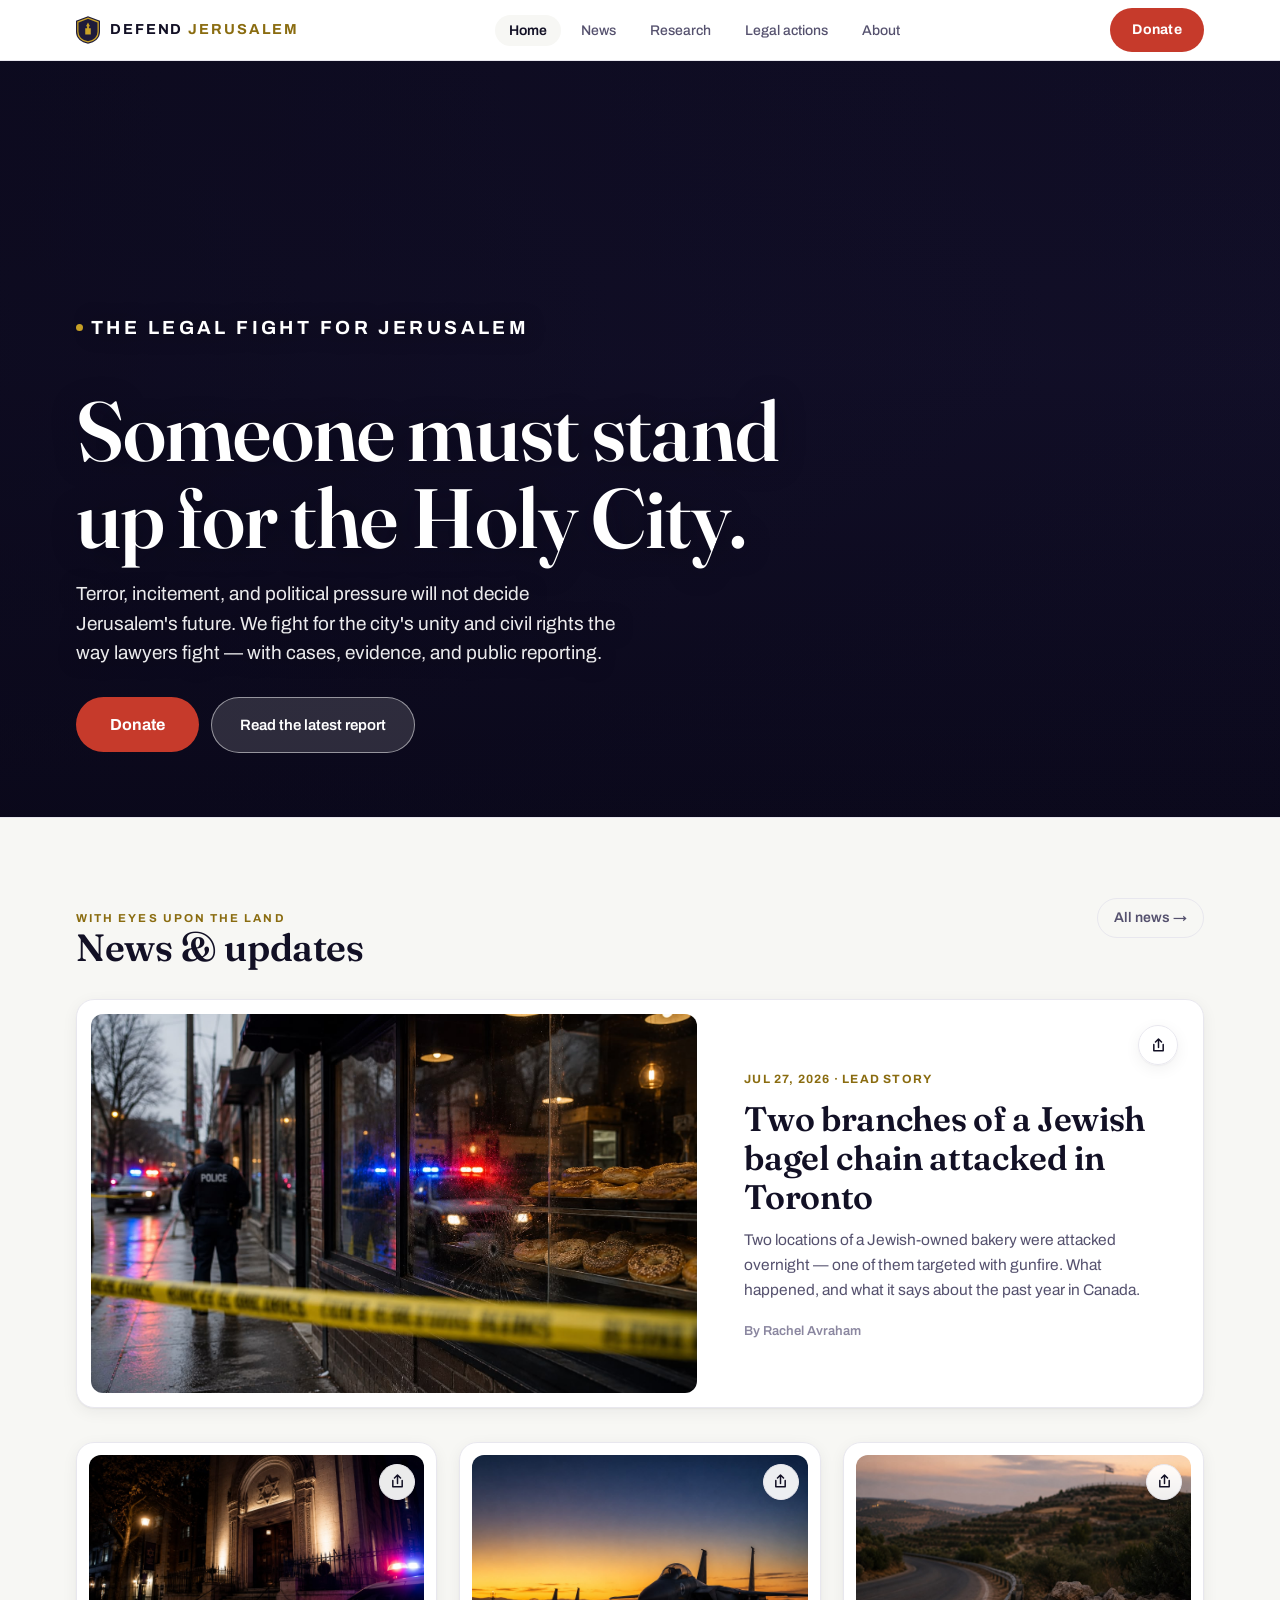
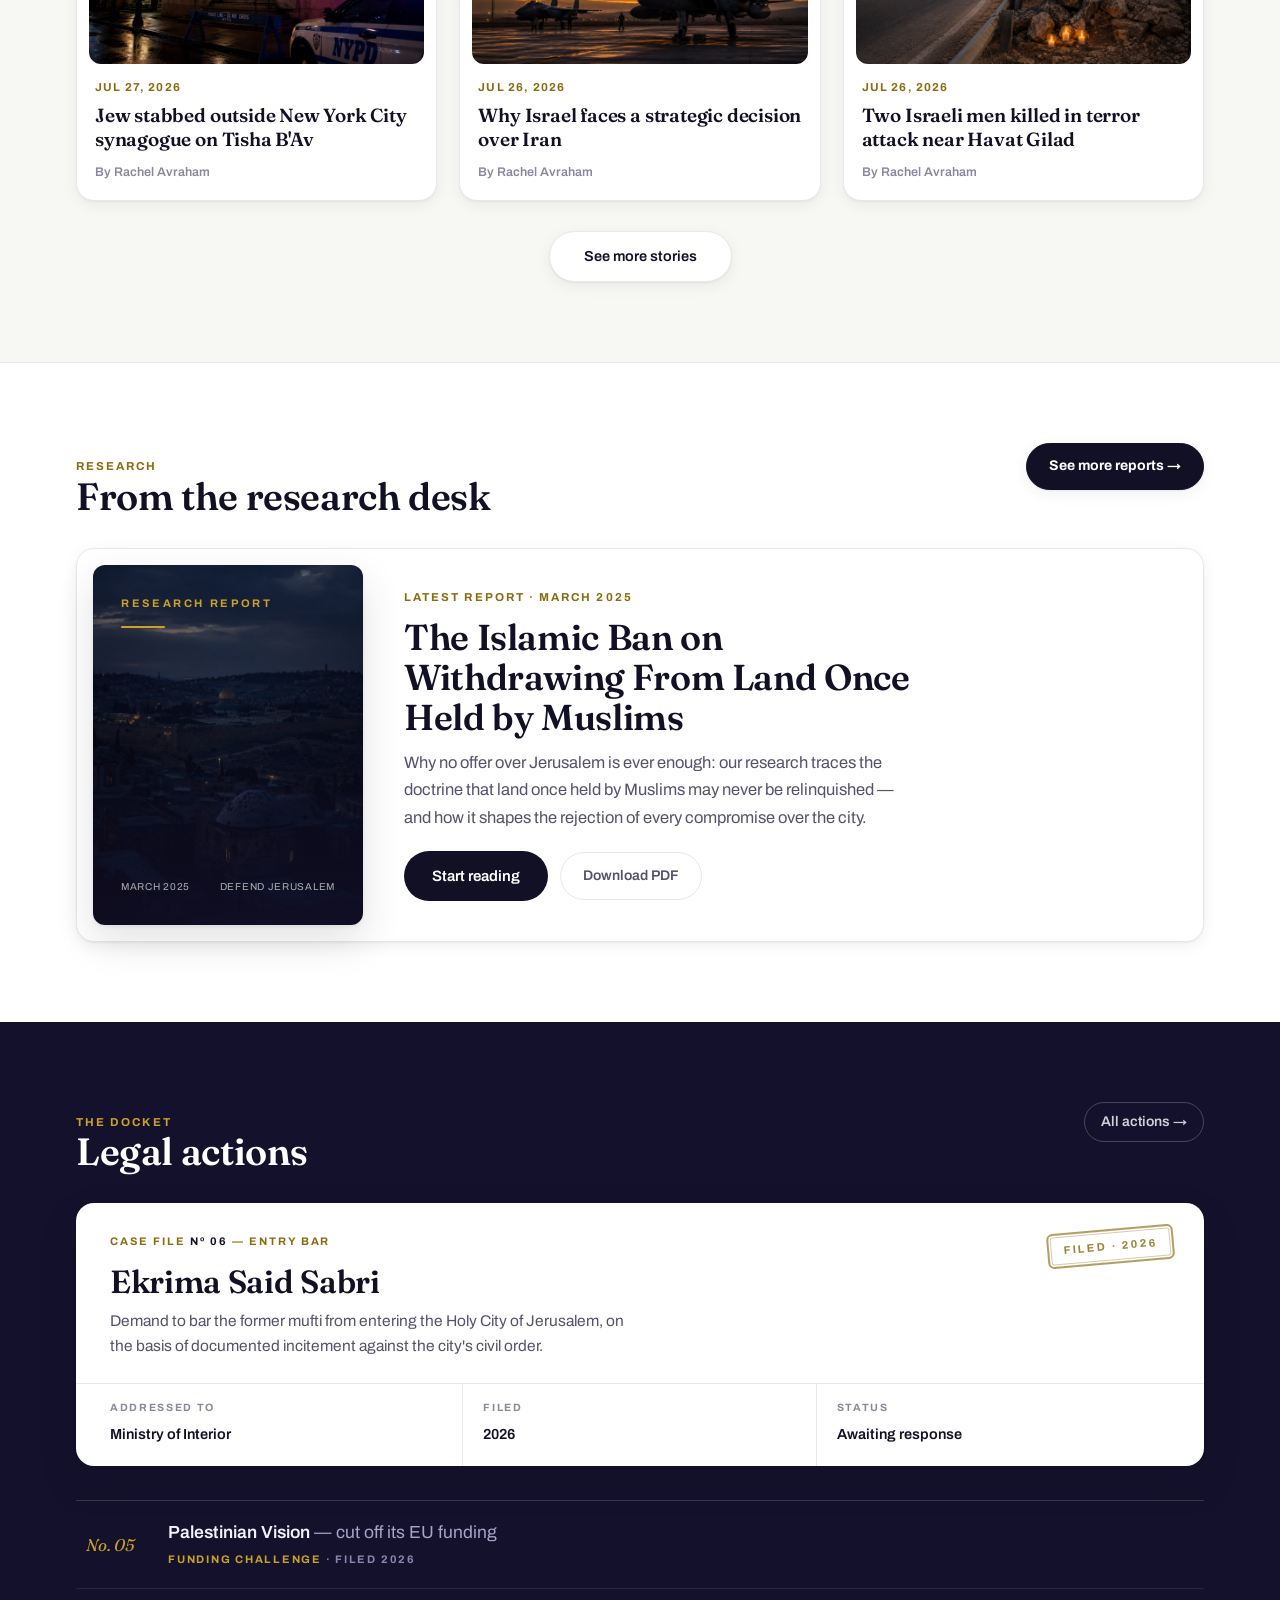
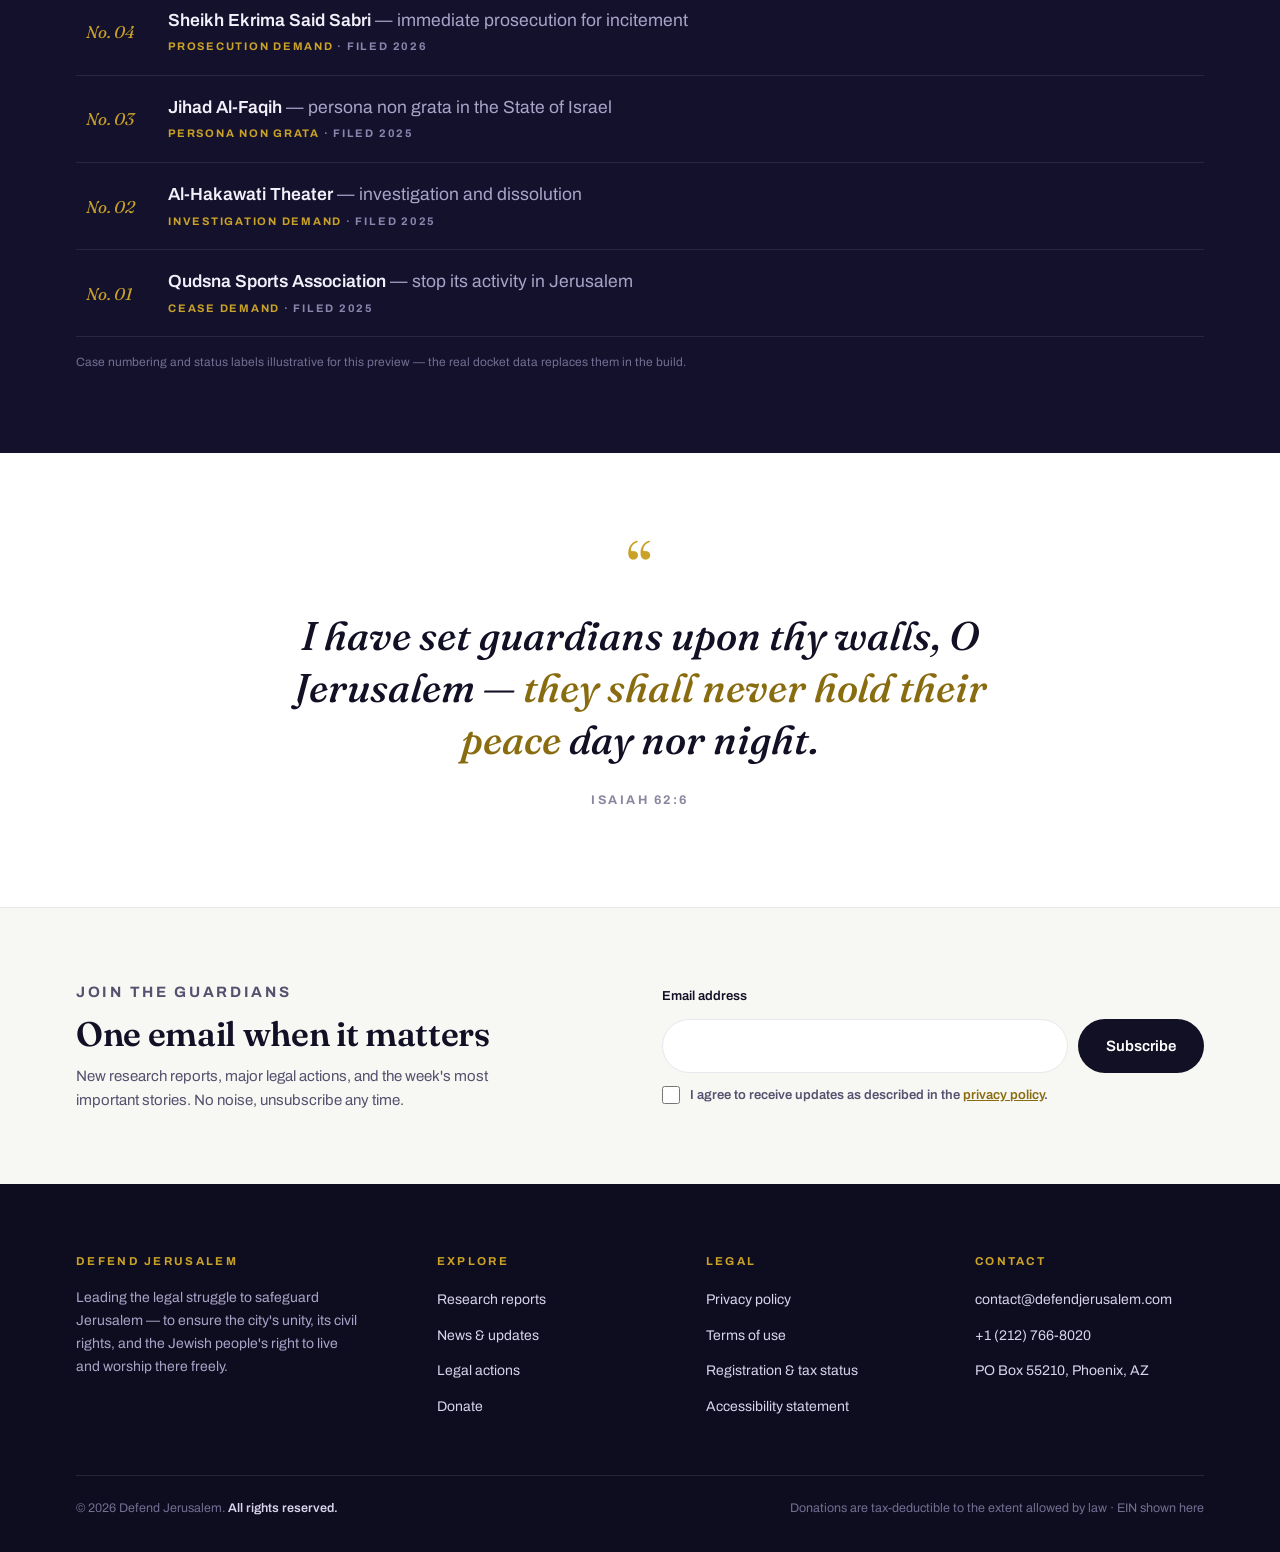
<file: index.html>
<!-- @dsCard group="Pages" name="Homepage" subtitle="Campaign hero, featured report, news river, docket, quote, footer" -->
<!DOCTYPE html>
<html lang="en">
<head>
<meta charset="utf-8">
<meta name="viewport" content="width=device-width, initial-scale=1">
<title>Defend Jerusalem — The Legal Fight for Jerusalem</title>
<meta name="description" content="Legal actions, investigative reports, and daily coverage from the fight over Jerusalem — researched, sourced, and published in the open.">
<link rel="preconnect" href="https://fonts.googleapis.com">
<link rel="preconnect" href="https://fonts.gstatic.com" crossorigin>
<link href="https://fonts.googleapis.com/css2?family=Fraunces:ital,opsz,wght@0,9..144,500;0,9..144,600;1,9..144,500&family=Archivo:wght@400;500;700&display=swap" rel="stylesheet">
<link rel="stylesheet" href="css/dj.css?v=9">
<script>(function(){var B='9';fetch('version.json',{cache:'no-store'}).then(function(r){return r.json()}).then(function(j){if(j.v!==B){var u=new URL(location.href);if(u.searchParams.get('r')!==j.v){u.searchParams.set('r',j.v);location.replace(u)}}}).catch(function(){})})();</script>
</head>
<body>
<a class="skip" href="#main">Skip to content</a>

<header class="masthead">
  <div class="inner">
    <a class="wordmark" href="index.html" aria-label="Defend Jerusalem — home">
      <svg viewBox="0 0 26 30" aria-hidden="true">
        <path d="M13 0 26 5v12c0 7-5.5 11.5-13 13C5.5 28.5 0 24 0 17V5Z" fill="#1E1B3A"/>
        <path d="M13 2.2 24 6.4v10.4c0 5.8-4.6 9.7-11 11.1C6.6 26.5 2 22.6 2 16.8V6.4Z" fill="none" stroke="#C9A227" stroke-width="1.4"/>
        <path d="M10 20v-7h2v-2h-1.2L13 7l2.2 4H14v2h2v7Z" fill="#C9A227"/>
      </svg>
      <b>DEFEND <span>JERUSALEM</span></b>
    </a>
    <nav aria-label="Main">
      <ul class="nav-links">
        <li><a href="index.html" aria-current="page">Home</a></li>
        <li><a href="#news">News</a></li>
        <li><a href="research.html">Research</a></li>
        <li><a href="#actions">Legal actions</a></li>
        <li><a href="about.html">About</a></li>
      </ul>
    </nav>
    <a class="btn-donate" href="donate.html">Donate</a>
    <button class="menu-btn" aria-expanded="false" aria-controls="mobile-nav" aria-label="Open menu">
      <svg viewBox="0 0 20 20" aria-hidden="true"><path d="M2 5h16M2 10h16M2 15h16" stroke="currentColor" stroke-width="2" stroke-linecap="round"/></svg>
    </button>
  </div>
  <nav class="mobile-nav" id="mobile-nav" aria-label="Mobile">
    <ul>
      <li><a href="index.html">Home</a></li>
      <li><a href="#news">News</a></li>
      <li><a href="research.html">Research</a></li>
      <li><a href="#actions">Legal actions</a></li>
      <li><a href="about.html">About</a></li>
      <li><a href="donate.html">Donate</a></li>
    </ul>
  </nav>
</header>

<main id="main">

  <!-- HERO — the one campaign moment -->
  <section class="hero on-dark" aria-label="Introduction">
    <div class="bg" style="background-image:url('https://defendjerusalem.com/wp-content/uploads/2020/04/slide_jerusalem_001.jpg')" role="img" aria-label="The Tower of David and the walls of Jerusalem's Old City at night"></div>
    <div class="scrim"></div>
    <div class="inner">
      <p class="kicker">The legal fight for Jerusalem</p>
      <h1>Someone must stand up for the Holy City.</h1>
      <p>Terror, incitement, and political pressure will not decide Jerusalem's future. We fight for the
      city's unity and civil rights the way lawyers fight — with cases, evidence, and public reporting.</p>
      <div class="actions">
        <a class="btn-give" href="donate.html">Donate</a>
        <a class="btn-ghost" href="report.html">Read the latest report</a>
      </div>
    </div>
  </section>

  <!-- NEWS RIVER -->
  <section class="news" id="news" aria-labelledby="news-h">
    <div class="wrap">
      <div class="section-head">
        <div>
          <p class="kicker">With eyes upon the land</p>
          <h2 id="news-h">News &amp; updates</h2>
        </div>
        <a class="more" href="#news">All news →</a>
      </div>
      <div class="news-lead">
        <a href="#news">
          <div class="thumb" data-slot="img/news-toronto.jpg">
            <img src="img/news-toronto.jpg"
                 data-fallback="https://defendjerusalem.com/wp-content/uploads/2026/07/Kiva-Bagel-768x436.png"
                 alt="Police tape across the storefront of a Jewish bagel bakery in Toronto after the attack">
          </div>
          <div class="body">
            <time datetime="2026-07-27T16:10" data-suffix="Lead story">Jul 27, 2026 · Lead story</time>
            <h3>Two branches of a Jewish bagel chain attacked in Toronto</h3>
            <p class="dek">Two locations of a Jewish-owned bakery were attacked overnight — one of them
            targeted with gunfire. What happened, and what it says about the past year in Canada.</p>
            <span class="by">By Rachel Avraham</span>
          </div>
        </a>
        <button class="share" type="button" aria-label="Share: Two branches of a Jewish bagel chain attacked in Toronto"
                data-title="Two branches of a Jewish bagel chain attacked in Toronto">
          <svg viewBox="0 0 16 16" aria-hidden="true"><path d="M8 1v9M8 1 4.8 4.2M8 1l3.2 3.2M3 7v6.5h10V7" fill="none" stroke="currentColor" stroke-width="1.6" stroke-linecap="round" stroke-linejoin="round"/></svg>
        </button>
      </div>
      <ul class="news-cards">
        <li class="news-card"><a href="#news">
          <div class="thumb" data-slot="img/news-nyc.jpg">
            <img src="img/news-nyc.jpg"
                 data-fallback="https://defendjerusalem.com/wp-content/uploads/2026/07/New-York-City-768x432.jpg"
                 alt="A New York City synagogue entrance behind a police barricade at night">
          </div>
          <div class="txt">
            <time datetime="2026-07-27T13:40">Jul 27, 2026</time>
            <h3>Jew stabbed outside New York City synagogue on Tisha B'Av</h3>
            <span class="by">By Rachel Avraham</span>
          </div>
        </a>
        <button class="share" type="button" aria-label="Share: Jew stabbed outside New York City synagogue on Tisha B'Av"
                data-title="Jew stabbed outside New York City synagogue on Tisha B'Av">
          <svg viewBox="0 0 16 16" aria-hidden="true"><path d="M8 1v9M8 1 4.8 4.2M8 1l3.2 3.2M3 7v6.5h10V7" fill="none" stroke="currentColor" stroke-width="1.6" stroke-linecap="round" stroke-linejoin="round"/></svg>
        </button></li>
        <li class="news-card"><a href="#news">
          <div class="thumb" data-slot="img/news-iran.jpg">
            <img src="img/news-iran.jpg"
                 data-fallback="https://defendjerusalem.com/wp-content/uploads/2026/04/Iranian-missiles-againo-768x425.png"
                 alt="Israeli fighter jets on a runway at dawn">
          </div>
          <div class="txt">
            <time datetime="2026-07-26T18:20">Jul 26, 2026</time>
            <h3>Why Israel faces a strategic decision over Iran</h3>
            <span class="by">By Rachel Avraham</span>
          </div>
        </a>
        <button class="share" type="button" aria-label="Share: Why Israel faces a strategic decision over Iran"
                data-title="Why Israel faces a strategic decision over Iran">
          <svg viewBox="0 0 16 16" aria-hidden="true"><path d="M8 1v9M8 1 4.8 4.2M8 1l3.2 3.2M3 7v6.5h10V7" fill="none" stroke="currentColor" stroke-width="1.6" stroke-linecap="round" stroke-linejoin="round"/></svg>
        </button></li>
        <li class="news-card"><a href="#news">
          <div class="thumb" data-slot="img/news-havat-gilad.jpg">
            <img src="img/news-havat-gilad.jpg"
                 data-fallback="https://defendjerusalem.com/wp-content/uploads/2026/07/terror-in-Samaria-againo.png"
                 alt="Memorial candles at a roadside guardrail in the hills of Samaria">
          </div>
          <div class="txt">
            <time datetime="2026-07-26T09:05">Jul 26, 2026</time>
            <h3>Two Israeli men killed in terror attack near Havat Gilad</h3>
            <span class="by">By Rachel Avraham</span>
          </div>
        </a>
        <button class="share" type="button" aria-label="Share: Two Israeli men killed in terror attack near Havat Gilad"
                data-title="Two Israeli men killed in terror attack near Havat Gilad">
          <svg viewBox="0 0 16 16" aria-hidden="true"><path d="M8 1v9M8 1 4.8 4.2M8 1l3.2 3.2M3 7v6.5h10V7" fill="none" stroke="currentColor" stroke-width="1.6" stroke-linecap="round" stroke-linejoin="round"/></svg>
        </button></li>
      </ul>
      <div class="see-more">
        <button class="btn-more" type="button">See more stories</button>
      </div>
    </div>
  </section>

  <!-- RESEARCH DESK — latest report + the series behind it -->
  <section class="research" aria-labelledby="research-h">
    <div class="wrap">
      <div class="section-head">
        <div>
          <p class="kicker">Research</p>
          <h2 id="research-h">From the research desk</h2>
        </div>
        <a class="more strong" href="research.html">See more reports →</a>
      </div>
      <div class="latest">
        <a href="report.html" style="text-decoration:none" aria-label="Read the latest research report: The Islamic Ban on Withdrawing From Land Once Held by Muslims">
          <div class="report-cover">
            <div>
              <div class="rc-kicker">RESEARCH REPORT</div>
              <div class="rc-rule"></div>
            </div>
            <div class="rc-foot"><span>MARCH 2025</span><span>DEFEND JERUSALEM</span></div>
          </div>
        </a>
        <div class="lt-body">
          <p class="kicker lt-kicker">Latest report · March 2025</p>
          <h3 class="lt-title">The Islamic Ban on Withdrawing From Land Once Held by Muslims</h3>
          <p class="lede">Why no offer over Jerusalem is ever enough: our research traces the doctrine
          that land once held by Muslims may never be relinquished — and how it shapes the rejection of
          every compromise over the city.</p>
          <div class="lt-actions">
            <a class="btn-primary" href="report.html">Start reading</a>
            <a class="btn-quiet" href="report.html#download">Download PDF</a>
          </div>
        </div>
      </div>
    </div>
  </section>

  <!-- LEGAL ACTIONS DOCKET -->
  <section class="docket on-dark" id="actions" aria-labelledby="docket-h">
    <div class="wrap">
      <div class="section-head">
        <div>
          <p class="kicker">The docket</p>
          <h2 id="docket-h">Legal actions</h2>
        </div>
        <a class="more" href="#actions">All actions →</a>
      </div>
      <a class="case-card" href="#actions" aria-label="Case file No. 06: entry bar against Ekrima Said Sabri">
        <span class="stamp" aria-hidden="true">Filed · 2026</span>
        <p class="cc-rubric">Case file <b>Nº 06</b> — Entry bar</p>
        <h3>Ekrima Said Sabri</h3>
        <p class="cc-demand">Demand to bar the former mufti from entering the Holy City of Jerusalem,
        on the basis of documented incitement against the city's civil order.</p>
        <div class="case-fields">
          <div><span class="fl">Addressed to</span><span class="fv">Ministry of Interior</span></div>
          <div><span class="fl">Filed</span><span class="fv">2026</span></div>
          <div><span class="fl">Status</span><span class="fv">Awaiting response</span></div>
        </div>
      </a>
      <ol class="ledger" reversed>
        <li><a href="#actions">
          <span class="no">No. 05</span>
          <span><span class="t"><span class="tgt">Palestinian Vision</span> <span class="dm">— cut off its EU funding</span></span>
          <span class="meta"><b>Funding challenge</b> · Filed 2026</span></span>
          <span class="arr" aria-hidden="true">→</span>
        </a></li>
        <li><a href="#actions">
          <span class="no">No. 04</span>
          <span><span class="t"><span class="tgt">Sheikh Ekrima Said Sabri</span> <span class="dm">— immediate prosecution for incitement</span></span>
          <span class="meta"><b>Prosecution demand</b> · Filed 2026</span></span>
          <span class="arr" aria-hidden="true">→</span>
        </a></li>
        <li><a href="#actions">
          <span class="no">No. 03</span>
          <span><span class="t"><span class="tgt">Jihad Al-Faqih</span> <span class="dm">— persona non grata in the State of Israel</span></span>
          <span class="meta"><b>Persona non grata</b> · Filed 2025</span></span>
          <span class="arr" aria-hidden="true">→</span>
        </a></li>
        <li><a href="#actions">
          <span class="no">No. 02</span>
          <span><span class="t"><span class="tgt">Al-Hakawati Theater</span> <span class="dm">— investigation and dissolution</span></span>
          <span class="meta"><b>Investigation demand</b> · Filed 2025</span></span>
          <span class="arr" aria-hidden="true">→</span>
        </a></li>
        <li><a href="#actions">
          <span class="no">No. 01</span>
          <span><span class="t"><span class="tgt">Qudsna Sports Association</span> <span class="dm">— stop its activity in Jerusalem</span></span>
          <span class="meta"><b>Cease demand</b> · Filed 2025</span></span>
          <span class="arr" aria-hidden="true">→</span>
        </a></li>
      </ol>
      <p class="ledger-note">Case numbering and status labels illustrative for this preview — the real
      docket data replaces them in the build.</p>
    </div>
  </section>

  <!-- QUOTE BAND -->
  <section class="quote-band" id="about" aria-label="Our watchword">
    <div class="wrap">
      <div class="rule"></div>
      <blockquote>I have set guardians upon thy walls, O Jerusalem — <em>they shall never hold their
      peace</em> day nor night.</blockquote>
      <cite>Isaiah 62:6</cite>
    </div>
  </section>

  <!-- NEWSLETTER -->
  <section class="newsletter" aria-labelledby="nl-h">
    <div class="wrap grid">
      <div>
        <p class="kicker">Join the guardians</p>
        <h2 id="nl-h">One email when it matters</h2>
        <p>New research reports, major legal actions, and the week's most important stories.
        No noise, unsubscribe any time.</p>
      </div>
      <form class="nl-form" action="#" method="post">
        <label for="nl-email">Email address</label>
        <div class="nl-row">
          <input id="nl-email" name="email" type="email" autocomplete="email" required>
          <button class="btn-primary" type="submit">Subscribe</button>
        </div>
        <label class="nl-consent">
          <input type="checkbox" name="consent" required>
          <span>I agree to receive updates as described in the <a href="#">privacy policy</a>.</span>
        </label>
      </form>
    </div>
  </section>

</main>

<footer class="site-footer on-dark">
  <div class="wrap">
    <div class="footer-grid">
      <div>
        <h4>Defend Jerusalem</h4>
        <p class="mission">Leading the legal struggle to safeguard Jerusalem — to ensure the city's unity,
        its civil rights, and the Jewish people's right to live and worship there freely.</p>
      </div>
      <div>
        <h4>Explore</h4>
        <ul>
          <li><a href="research.html">Research reports</a></li>
          <li><a href="index.html#news">News &amp; updates</a></li>
          <li><a href="index.html#actions">Legal actions</a></li>
          <li><a href="donate.html">Donate</a></li>
        </ul>
      </div>
      <div>
        <h4>Legal</h4>
        <ul>
          <li><a href="#">Privacy policy</a></li>
          <li><a href="#">Terms of use</a></li>
          <li><a href="#">Registration &amp; tax status</a></li>
          <li><a href="#">Accessibility statement</a></li>
        </ul>
      </div>
      <div>
        <h4>Contact</h4>
        <ul>
          <li><a href="mailto:contact@defendjerusalem.com">contact@defendjerusalem.com</a></li>
          <li><a href="tel:+12127668020">+1 (212) 766-8020</a></li>
          <li><a href="#">PO Box 55210, Phoenix, AZ</a></li>
        </ul>
      </div>
    </div>
    <div class="footer-legal">
      <span>© 2026 Defend Jerusalem. <b>All rights reserved.</b></span>
      <span>Donations are tax-deductible to the extent allowed by law · EIN shown here</span>
    </div>
  </div>
</footer>

<script src="js/dj.js?v=9"></script>
</body>
</html>
</file>
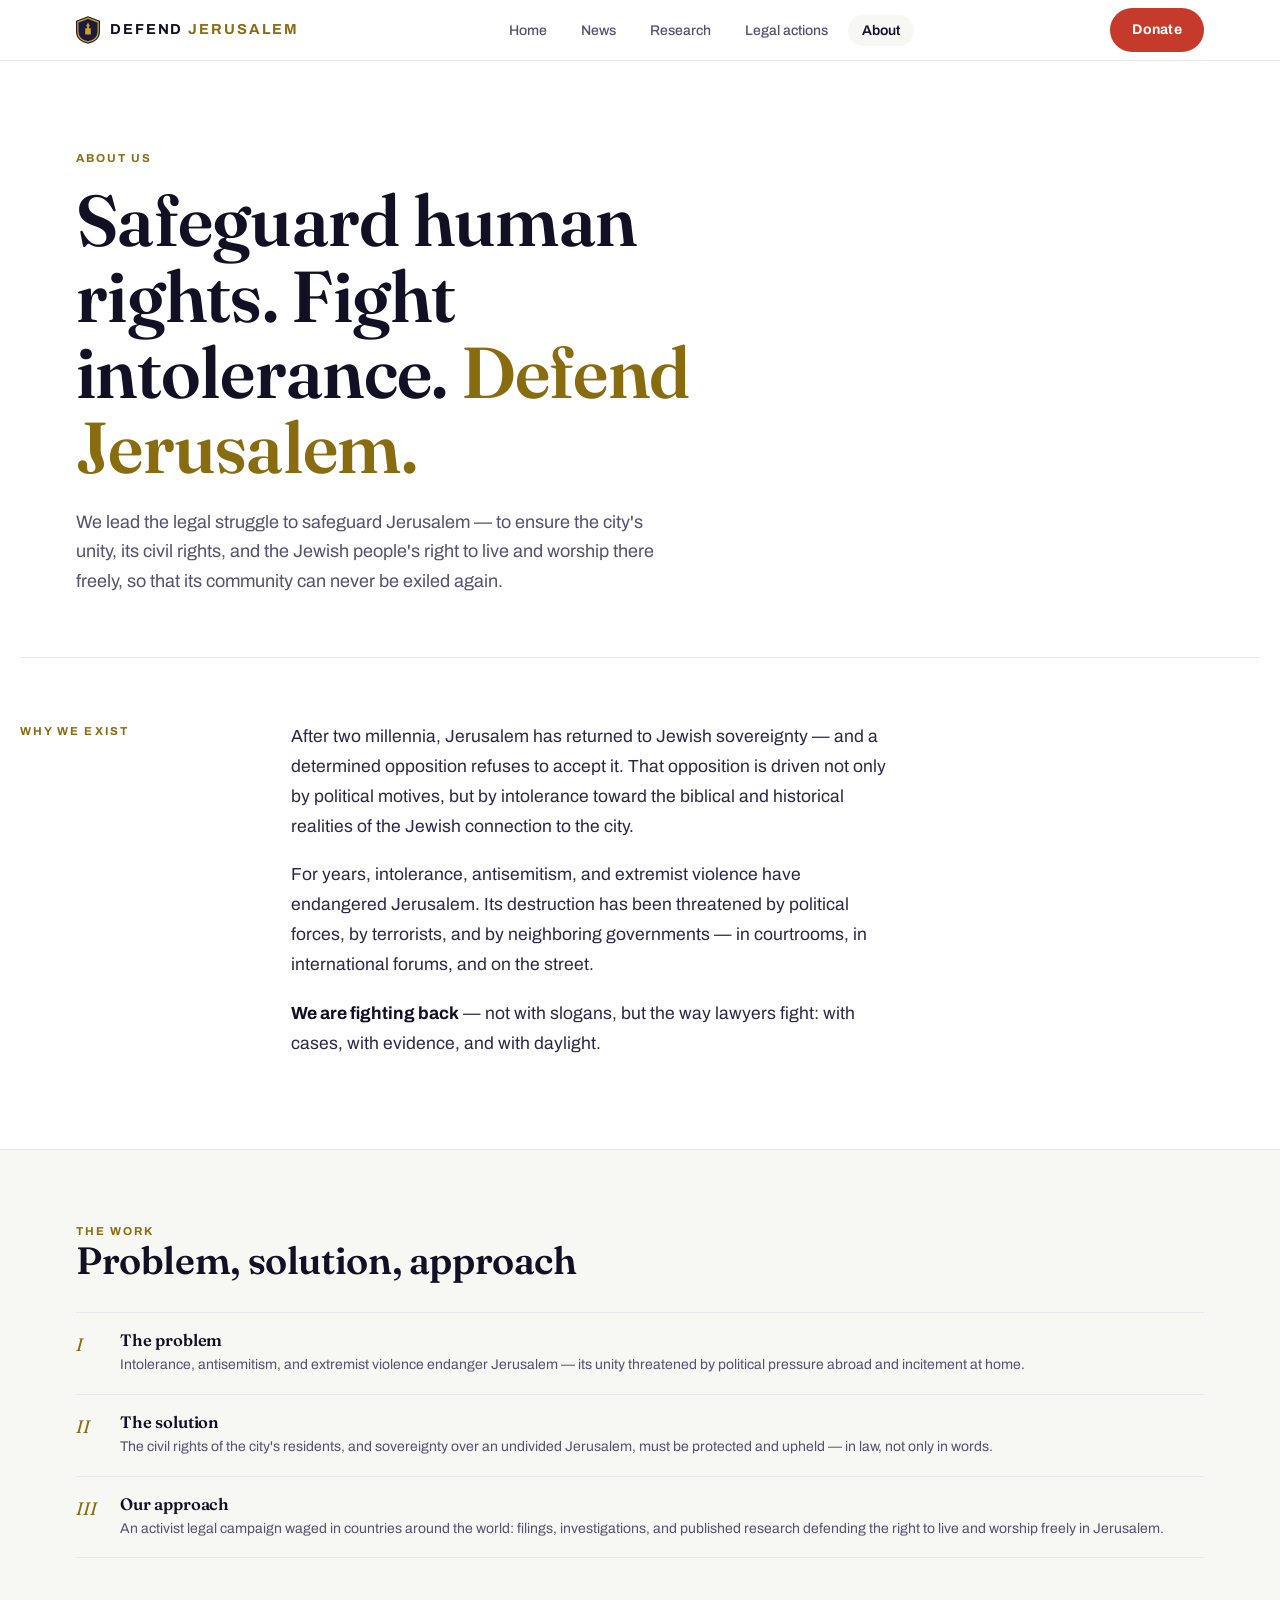
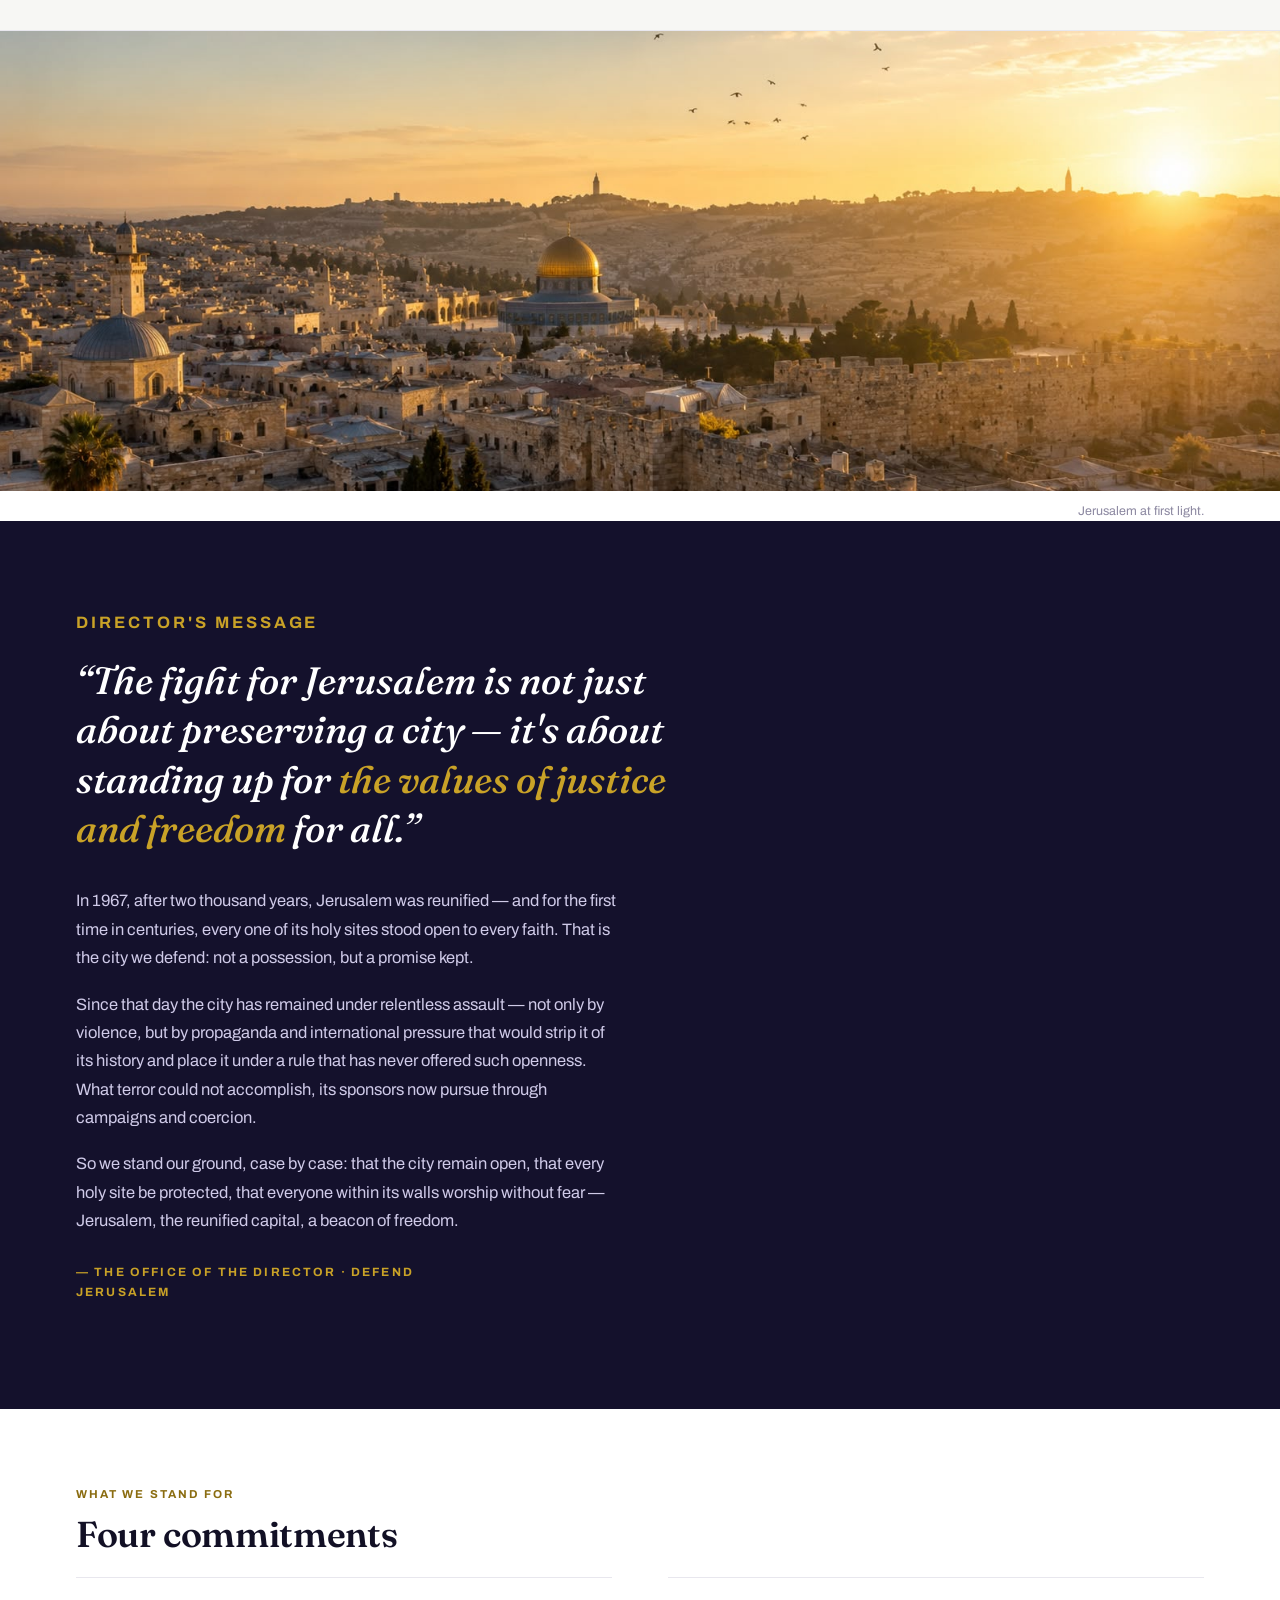
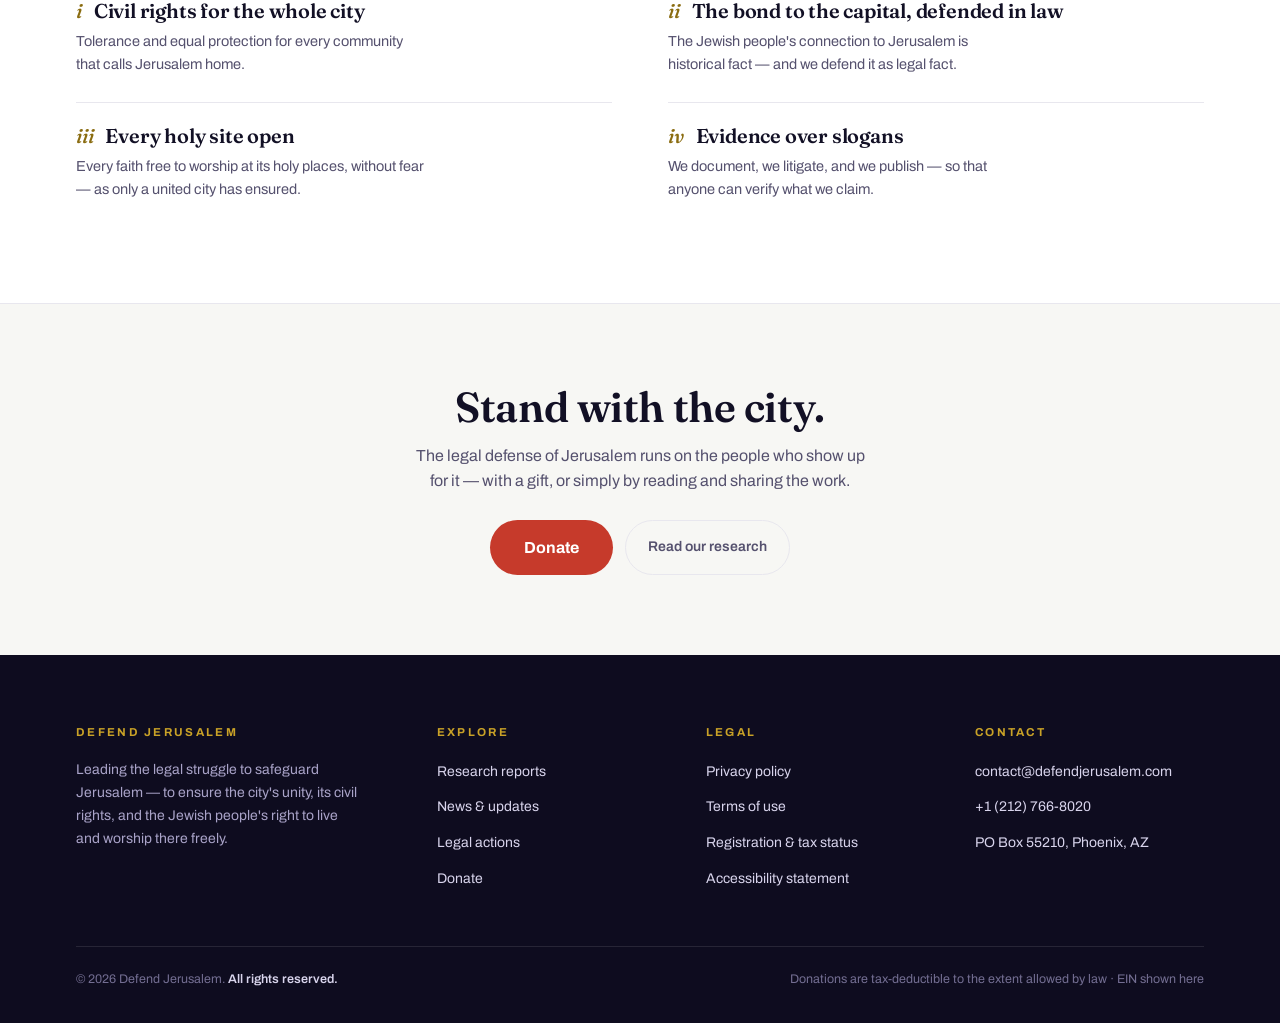
<file: about.html>
<!-- @dsCard group="Pages" name="About" subtitle="Manifesto opening, why-we-exist, director's letter, four commitments" -->
<!DOCTYPE html>
<html lang="en">
<head>
<meta charset="utf-8">
<meta name="viewport" content="width=device-width, initial-scale=1">
<title>About — Defend Jerusalem</title>
<meta name="description" content="Defend Jerusalem safeguards human rights, fights intolerance, and vigilantly defends Jerusalem — with cases, evidence, and public reporting.">
<link rel="preconnect" href="https://fonts.googleapis.com">
<link rel="preconnect" href="https://fonts.gstatic.com" crossorigin>
<link href="https://fonts.googleapis.com/css2?family=Fraunces:ital,opsz,wght@0,9..144,500;0,9..144,600;1,9..144,500&family=Archivo:wght@400;500;700&display=swap" rel="stylesheet">
<link rel="stylesheet" href="css/dj.css?v=9">
<script>(function(){var B='9';fetch('version.json',{cache:'no-store'}).then(function(r){return r.json()}).then(function(j){if(j.v!==B){var u=new URL(location.href);if(u.searchParams.get('r')!==j.v){u.searchParams.set('r',j.v);location.replace(u)}}}).catch(function(){})})();</script>
</head>
<body>
<a class="skip" href="#main">Skip to content</a>

<header class="masthead">
  <div class="inner">
    <a class="wordmark" href="index.html" aria-label="Defend Jerusalem — home">
      <svg viewBox="0 0 26 30" aria-hidden="true">
        <path d="M13 0 26 5v12c0 7-5.5 11.5-13 13C5.5 28.5 0 24 0 17V5Z" fill="#1E1B3A"/>
        <path d="M13 2.2 24 6.4v10.4c0 5.8-4.6 9.7-11 11.1C6.6 26.5 2 22.6 2 16.8V6.4Z" fill="none" stroke="#C9A227" stroke-width="1.4"/>
        <path d="M10 20v-7h2v-2h-1.2L13 7l2.2 4H14v2h2v7Z" fill="#C9A227"/>
      </svg>
      <b>DEFEND <span>JERUSALEM</span></b>
    </a>
    <nav aria-label="Main">
      <ul class="nav-links">
        <li><a href="index.html">Home</a></li>
        <li><a href="index.html#news">News</a></li>
        <li><a href="research.html">Research</a></li>
        <li><a href="index.html#actions">Legal actions</a></li>
        <li><a href="about.html" aria-current="page">About</a></li>
      </ul>
    </nav>
    <a class="btn-donate" href="donate.html">Donate</a>
    <button class="menu-btn" aria-expanded="false" aria-controls="mobile-nav" aria-label="Open menu">
      <svg viewBox="0 0 20 20" aria-hidden="true"><path d="M2 5h16M2 10h16M2 15h16" stroke="currentColor" stroke-width="2" stroke-linecap="round"/></svg>
    </button>
  </div>
  <nav class="mobile-nav" id="mobile-nav" aria-label="Mobile">
    <ul>
      <li><a href="index.html">Home</a></li>
      <li><a href="index.html#news">News</a></li>
      <li><a href="research.html">Research</a></li>
      <li><a href="index.html#actions">Legal actions</a></li>
      <li><a href="about.html">About</a></li>
      <li><a href="donate.html">Donate</a></li>
    </ul>
  </nav>
</header>

<main id="main">

  <!-- MANIFESTO -->
  <section class="manifesto" aria-labelledby="mh">
    <div class="wrap">
      <p class="kicker">About us</p>
      <h1 id="mh">Safeguard human rights. Fight intolerance. <em>Defend Jerusalem.</em></h1>
      <p class="dek">We lead the legal struggle to safeguard Jerusalem — to ensure the city's unity, its
      civil rights, and the Jewish people's right to live and worship there freely, so that its community
      can never be exiled again.</p>
    </div>
  </section>

  <!-- WHY WE EXIST -->
  <section aria-labelledby="why-h">
    <div class="wrap about-grid">
      <div class="ag-label"><p class="kicker" id="why-h">Why we exist</p></div>
      <div class="prose-a">
        <p>After two millennia, Jerusalem has returned to Jewish sovereignty — and a determined opposition
        refuses to accept it. That opposition is driven not only by political motives, but by intolerance
        toward the biblical and historical realities of the Jewish connection to the city.</p>
        <p>For years, intolerance, antisemitism, and extremist violence have endangered Jerusalem. Its
        destruction has been threatened by political forces, by terrorists, and by neighboring governments —
        in courtrooms, in international forums, and on the street.</p>
        <p><b>We are fighting back</b> — not with slogans, but the way lawyers fight: with cases, with
        evidence, and with daylight.</p>
      </div>
    </div>
  </section>

  <!-- PROBLEM / SOLUTION / APPROACH -->
  <section class="work-band" aria-labelledby="work-h">
    <div class="wrap">
      <div class="section-head">
        <div>
          <p class="kicker">The work</p>
          <h2 id="work-h">Problem, solution, approach</h2>
        </div>
      </div>
      <div class="fund-item">
        <span class="num">I</span>
        <div>
          <h3>The problem</h3>
          <p>Intolerance, antisemitism, and extremist violence endanger Jerusalem — its unity threatened by
          political pressure abroad and incitement at home.</p>
        </div>
      </div>
      <div class="fund-item">
        <span class="num">II</span>
        <div>
          <h3>The solution</h3>
          <p>The civil rights of the city's residents, and sovereignty over an undivided Jerusalem, must be
          protected and upheld — in law, not only in words.</p>
        </div>
      </div>
      <div class="fund-item">
        <span class="num">III</span>
        <div>
          <h3>Our approach</h3>
          <p>An activist legal campaign waged in countries around the world: filings, investigations, and
          published research defending the right to live and worship freely in Jerusalem.</p>
        </div>
      </div>
    </div>
  </section>

  <!-- PHOTO BAND -->
  <figure class="photo-band">
    <img src="img/research-annual-2025.jpg" alt="Morning light over the rooftops and domes of Jerusalem's Old City">
    <figcaption>Jerusalem at first light.</figcaption>
  </figure>

  <!-- DIRECTOR'S LETTER -->
  <section class="letter on-dark" aria-labelledby="letter-h">
    <div class="wrap">
      <p class="kicker" id="letter-h">Director's message</p>
      <blockquote>“The fight for Jerusalem is not just about preserving a city — it's about standing up
      for <em>the values of justice and freedom</em> for all.”</blockquote>
      <p>In 1967, after two thousand years, Jerusalem was reunified — and for the first time in centuries,
      every one of its holy sites stood open to every faith. That is the city we defend: not a possession,
      but a promise kept.</p>
      <p>Since that day the city has remained under relentless assault — not only by violence, but by
      propaganda and international pressure that would strip it of its history and place it under a rule
      that has never offered such openness. What terror could not accomplish, its sponsors now pursue
      through campaigns and coercion.</p>
      <p>So we stand our ground, case by case: that the city remain open, that every holy site be
      protected, that everyone within its walls worship without fear — Jerusalem, the reunified capital,
      a beacon of freedom.</p>
      <p class="sign">— The Office of the Director · Defend Jerusalem</p>
    </div>
  </section>

  <!-- VALUES -->
  <section class="values" aria-labelledby="values-h">
    <div class="wrap">
      <p class="kicker">What we stand for</p>
      <h2 id="values-h" style="font-size:clamp(26px,3.4vw,36px);margin:12px 0 22px">Four commitments</h2>
      <div class="values-grid">
        <div class="v-item">
          <h3><span class="num">i</span>Civil rights for the whole city</h3>
          <p>Tolerance and equal protection for every community that calls Jerusalem home.</p>
        </div>
        <div class="v-item">
          <h3><span class="num">ii</span>The bond to the capital, defended in law</h3>
          <p>The Jewish people's connection to Jerusalem is historical fact — and we defend it as legal fact.</p>
        </div>
        <div class="v-item">
          <h3><span class="num">iii</span>Every holy site open</h3>
          <p>Every faith free to worship at its holy places, without fear — as only a united city has ensured.</p>
        </div>
        <div class="v-item">
          <h3><span class="num">iv</span>Evidence over slogans</h3>
          <p>We document, we litigate, and we publish — so that anyone can verify what we claim.</p>
        </div>
      </div>
    </div>
  </section>

  <!-- CLOSING CTA -->
  <section class="cta-close" aria-labelledby="cta-h">
    <div class="wrap">
      <h2 id="cta-h">Stand with the city.</h2>
      <p>The legal defense of Jerusalem runs on the people who show up for it — with a gift, or simply by
      reading and sharing the work.</p>
      <div class="row">
        <a class="btn-give" href="donate.html">Donate</a>
        <a class="btn-quiet" href="research.html" style="margin-left:0">Read our research</a>
      </div>
    </div>
  </section>

</main>

<footer class="site-footer on-dark">
  <div class="wrap">
    <div class="footer-grid">
      <div>
        <h4>Defend Jerusalem</h4>
        <p class="mission">Leading the legal struggle to safeguard Jerusalem — to ensure the city's unity,
        its civil rights, and the Jewish people's right to live and worship there freely.</p>
      </div>
      <div>
        <h4>Explore</h4>
        <ul>
          <li><a href="research.html">Research reports</a></li>
          <li><a href="index.html#news">News &amp; updates</a></li>
          <li><a href="index.html#actions">Legal actions</a></li>
          <li><a href="donate.html">Donate</a></li>
        </ul>
      </div>
      <div>
        <h4>Legal</h4>
        <ul>
          <li><a href="#">Privacy policy</a></li>
          <li><a href="#">Terms of use</a></li>
          <li><a href="#">Registration &amp; tax status</a></li>
          <li><a href="#">Accessibility statement</a></li>
        </ul>
      </div>
      <div>
        <h4>Contact</h4>
        <ul>
          <li><a href="mailto:contact@defendjerusalem.com">contact@defendjerusalem.com</a></li>
          <li><a href="tel:+12127668020">+1 (212) 766-8020</a></li>
          <li><a href="#">PO Box 55210, Phoenix, AZ</a></li>
        </ul>
      </div>
    </div>
    <div class="footer-legal">
      <span>© 2026 Defend Jerusalem. <b>All rights reserved.</b></span>
      <span>Donations are tax-deductible to the extent allowed by law · EIN shown here</span>
    </div>
  </div>
</footer>

<script src="js/dj.js?v=9"></script>
</body>
</html>
</file>
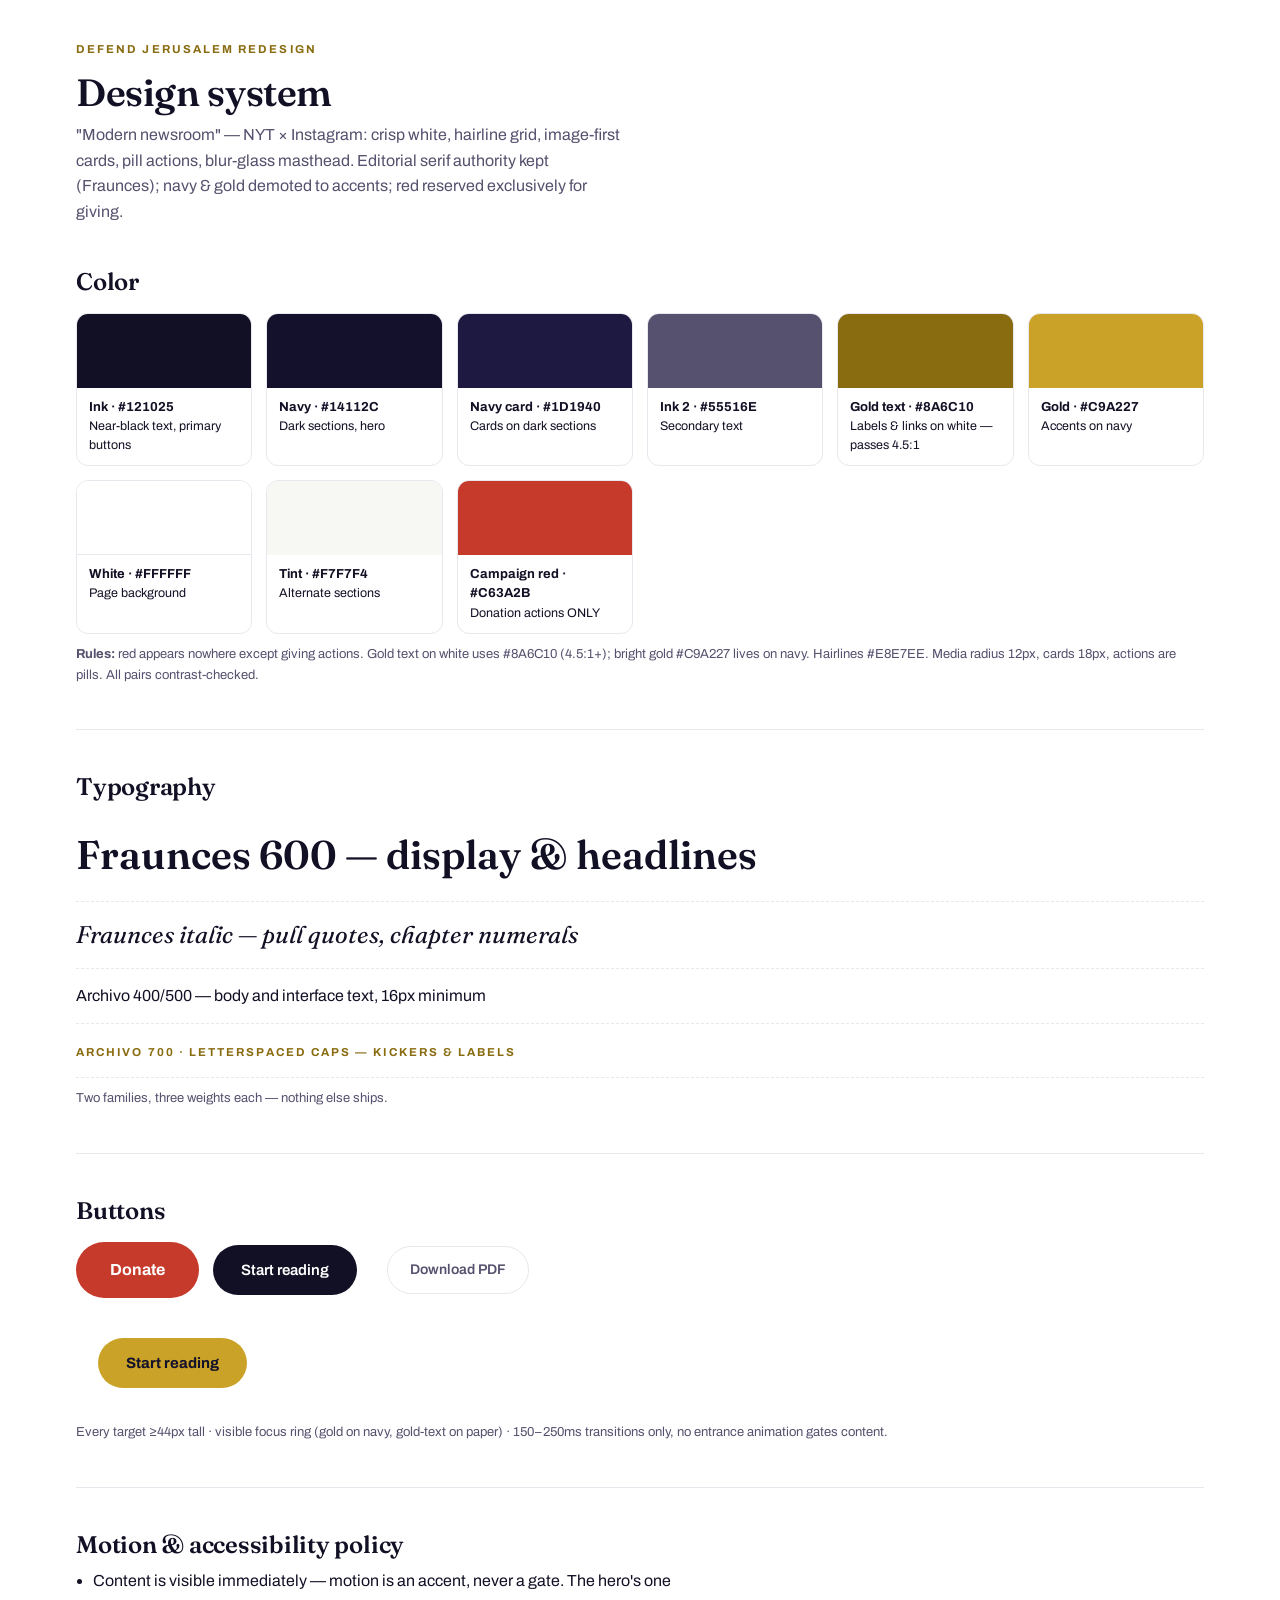
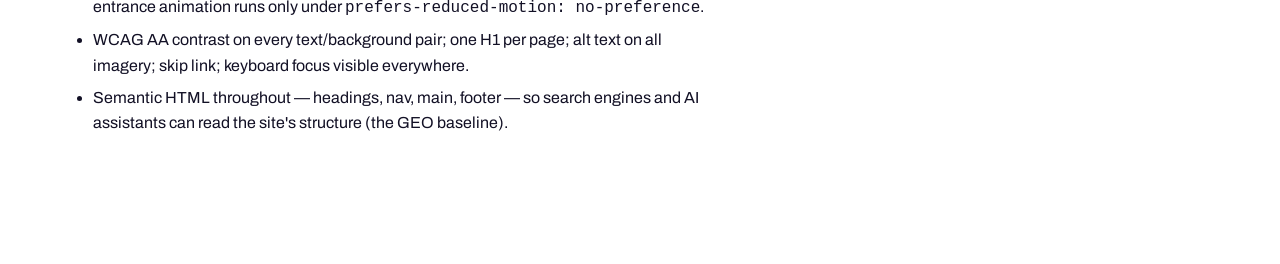
<file: design-system.html>
<!DOCTYPE html>
<html lang="en">
<head>
<meta charset="utf-8">
<meta name="viewport" content="width=device-width, initial-scale=1">
<title>Design system — Defend Jerusalem redesign</title>
<link rel="preconnect" href="https://fonts.googleapis.com">
<link rel="preconnect" href="https://fonts.gstatic.com" crossorigin>
<link href="https://fonts.googleapis.com/css2?family=Fraunces:ital,opsz,wght@0,9..144,500;0,9..144,600;1,9..144,500&family=Archivo:wght@400;500;700&display=swap" rel="stylesheet">
<link rel="stylesheet" href="css/dj.css?v=9">
<script>(function(){var B='9';fetch('version.json',{cache:'no-store'}).then(function(r){return r.json()}).then(function(j){if(j.v!==B){var u=new URL(location.href);if(u.searchParams.get('r')!==j.v){u.searchParams.set('r',j.v);location.replace(u)}}}).catch(function(){})})();</script>
</head>
<body>
<main class="wrap" style="padding-top:40px;padding-bottom:80px">
  <p class="kicker">Defend Jerusalem redesign</p>
  <h1 style="font-size:38px;margin:14px 0 8px">Design system</h1>
  <p style="color:var(--ink-2);max-width:62ch">"Modern newsroom" — NYT × Instagram: crisp white, hairline
  grid, image-first cards, pill actions, blur-glass masthead. Editorial serif authority kept (Fraunces);
  navy &amp; gold demoted to accents; red reserved exclusively for giving.</p>

  <section class="ds-section" aria-labelledby="ds-colors">
    <h2 id="ds-colors" style="font-size:24px;margin-bottom:18px">Color</h2>
    <div class="ds-swatches">
      <div class="ds-swatch"><div class="c" style="background:#121025"></div><div class="l"><b>Ink · #121025</b>Near-black text, primary buttons</div></div>
      <div class="ds-swatch"><div class="c" style="background:#14112C"></div><div class="l"><b>Navy · #14112C</b>Dark sections, hero</div></div>
      <div class="ds-swatch"><div class="c" style="background:#1D1940"></div><div class="l"><b>Navy card · #1D1940</b>Cards on dark sections</div></div>
      <div class="ds-swatch"><div class="c" style="background:#55516E"></div><div class="l"><b>Ink 2 · #55516E</b>Secondary text</div></div>
      <div class="ds-swatch"><div class="c" style="background:#8A6C10"></div><div class="l"><b>Gold text · #8A6C10</b>Labels &amp; links on white — passes 4.5:1</div></div>
      <div class="ds-swatch"><div class="c" style="background:#C9A227"></div><div class="l"><b>Gold · #C9A227</b>Accents on navy</div></div>
      <div class="ds-swatch"><div class="c" style="background:#FFFFFF;border-bottom:1px solid #E8E7EE"></div><div class="l"><b>White · #FFFFFF</b>Page background</div></div>
      <div class="ds-swatch"><div class="c" style="background:#F7F7F4"></div><div class="l"><b>Tint · #F7F7F4</b>Alternate sections</div></div>
      <div class="ds-swatch"><div class="c" style="background:#C63A2B"></div><div class="l"><b>Campaign red · #C63A2B</b>Donation actions ONLY</div></div>
    </div>
    <p class="ds-note"><b>Rules:</b> red appears nowhere except giving actions. Gold text on white uses
    #8A6C10 (4.5:1+); bright gold #C9A227 lives on navy. Hairlines #E8E7EE. Media radius 12px, cards 18px,
    actions are pills. All pairs contrast-checked.</p>
  </section>

  <section class="ds-section" aria-labelledby="ds-type">
    <h2 id="ds-type" style="font-size:24px;margin-bottom:8px">Typography</h2>
    <div class="ds-type-row"><span style="font-family:var(--serif);font-weight:600;font-size:40px">Fraunces 600 — display &amp; headlines</span></div>
    <div class="ds-type-row"><span style="font-family:var(--serif);font-style:italic;font-size:24px">Fraunces italic — pull quotes, chapter numerals</span></div>
    <div class="ds-type-row"><span style="font-family:var(--sans);font-size:16px">Archivo 400/500 — body and interface text, 16px minimum</span></div>
    <div class="ds-type-row"><span class="kicker">Archivo 700 · letterspaced caps — kickers &amp; labels</span></div>
    <p class="ds-note">Two families, three weights each — nothing else ships.</p>
  </section>

  <section class="ds-section" aria-labelledby="ds-buttons">
    <h2 id="ds-buttons" style="font-size:24px;margin-bottom:18px">Buttons</h2>
    <p style="display:flex;gap:14px;flex-wrap:wrap;align-items:center">
      <a class="btn-give" href="#">Donate</a>
      <a class="btn-primary" href="#">Start reading</a>
      <a class="btn-quiet" href="#">Download PDF</a>
    </p>
    <div style="background:var(--navy-deep);padding:22px;margin-top:16px;border-radius:4px" class="on-dark">
      <p style="display:flex;gap:14px;flex-wrap:wrap;align-items:center">
        <a class="btn-gold" href="#">Start reading</a>
        <a class="btn-ghost" href="#">Read the latest report</a>
      </p>
    </div>
    <p class="ds-note">Every target ≥44px tall · visible focus ring (gold on navy, gold-text on paper) ·
    150–250ms transitions only, no entrance animation gates content.</p>
  </section>

  <section class="ds-section" aria-labelledby="ds-motion" style="border-bottom:none">
    <h2 id="ds-motion" style="font-size:24px;margin-bottom:10px">Motion &amp; accessibility policy</h2>
    <ul class="tight" style="max-width:70ch">
      <li>Content is visible immediately — motion is an accent, never a gate. The hero's one entrance
      animation runs only under <code>prefers-reduced-motion: no-preference</code>.</li>
      <li>WCAG AA contrast on every text/background pair; one H1 per page; alt text on all imagery;
      skip link; keyboard focus visible everywhere.</li>
      <li>Semantic HTML throughout — headings, nav, main, footer — so search engines and AI assistants
      can read the site's structure (the GEO baseline).</li>
    </ul>
  </section>
</main>
</body>
</html>
</file>
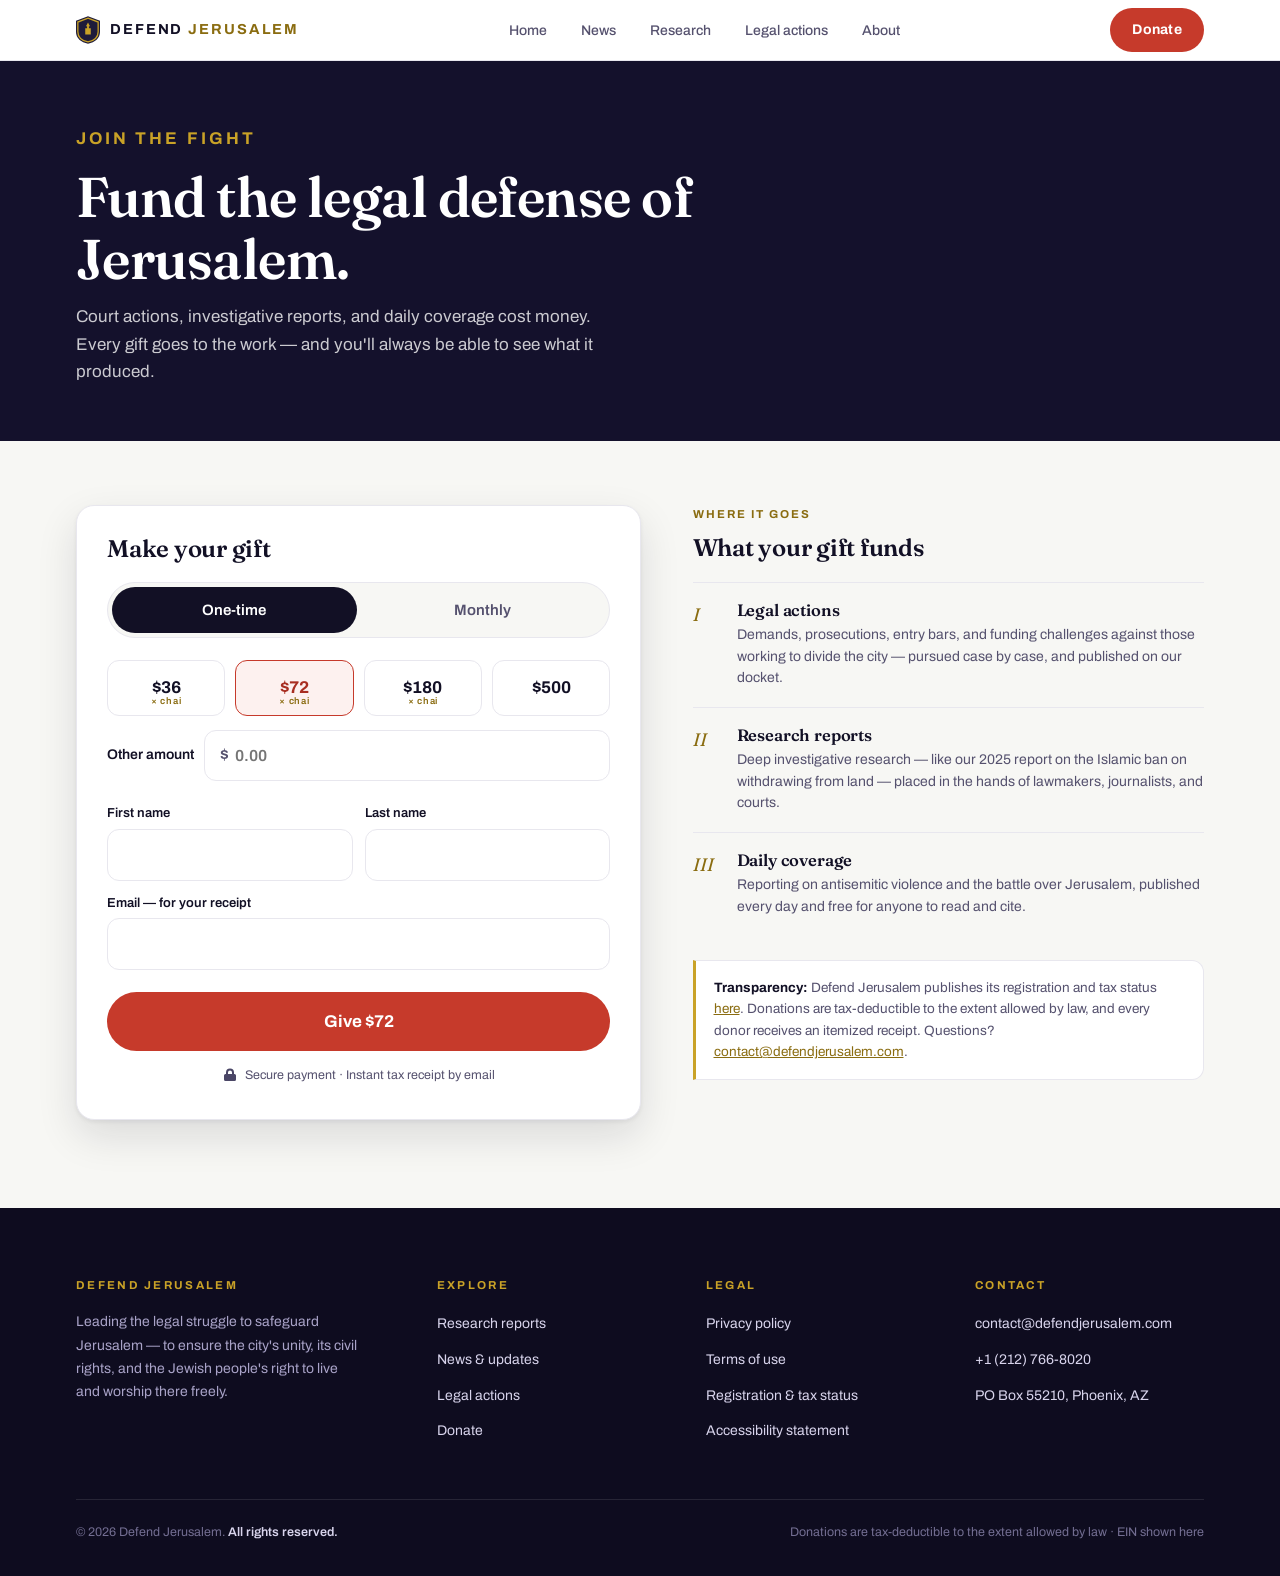
<file: donate.html>
<!-- @dsCard group="Pages" name="Donate" subtitle="Give card with chai presets + what-your-gift-funds + transparency" -->
<!DOCTYPE html>
<html lang="en">
<head>
<meta charset="utf-8">
<meta name="viewport" content="width=device-width, initial-scale=1">
<title>Donate — Defend Jerusalem</title>
<meta name="description" content="Support the legal fight for Jerusalem. Your gift funds legal actions, investigative reports, and daily coverage.">
<link rel="preconnect" href="https://fonts.googleapis.com">
<link rel="preconnect" href="https://fonts.gstatic.com" crossorigin>
<link href="https://fonts.googleapis.com/css2?family=Fraunces:ital,opsz,wght@0,9..144,500;0,9..144,600;1,9..144,500&family=Archivo:wght@400;500;700&display=swap" rel="stylesheet">
<link rel="stylesheet" href="css/dj.css?v=9">
<script>(function(){var B='9';fetch('version.json',{cache:'no-store'}).then(function(r){return r.json()}).then(function(j){if(j.v!==B){var u=new URL(location.href);if(u.searchParams.get('r')!==j.v){u.searchParams.set('r',j.v);location.replace(u)}}}).catch(function(){})})();</script>
</head>
<body>
<a class="skip" href="#main">Skip to content</a>

<header class="masthead">
  <div class="inner">
    <a class="wordmark" href="index.html" aria-label="Defend Jerusalem — home">
      <svg viewBox="0 0 26 30" aria-hidden="true">
        <path d="M13 0 26 5v12c0 7-5.5 11.5-13 13C5.5 28.5 0 24 0 17V5Z" fill="#1E1B3A"/>
        <path d="M13 2.2 24 6.4v10.4c0 5.8-4.6 9.7-11 11.1C6.6 26.5 2 22.6 2 16.8V6.4Z" fill="none" stroke="#C9A227" stroke-width="1.4"/>
        <path d="M10 20v-7h2v-2h-1.2L13 7l2.2 4H14v2h2v7Z" fill="#C9A227"/>
      </svg>
      <b>DEFEND <span>JERUSALEM</span></b>
    </a>
    <nav aria-label="Main">
      <ul class="nav-links">
        <li><a href="index.html">Home</a></li>
        <li><a href="index.html#news">News</a></li>
        <li><a href="research.html">Research</a></li>
        <li><a href="index.html#actions">Legal actions</a></li>
        <li><a href="about.html">About</a></li>
      </ul>
    </nav>
    <a class="btn-donate" href="donate.html" aria-current="page">Donate</a>
    <button class="menu-btn" aria-expanded="false" aria-controls="mobile-nav" aria-label="Open menu">
      <svg viewBox="0 0 20 20" aria-hidden="true"><path d="M2 5h16M2 10h16M2 15h16" stroke="currentColor" stroke-width="2" stroke-linecap="round"/></svg>
    </button>
  </div>
  <nav class="mobile-nav" id="mobile-nav" aria-label="Mobile">
    <ul>
      <li><a href="index.html">Home</a></li>
      <li><a href="index.html#news">News</a></li>
      <li><a href="research.html">Research</a></li>
      <li><a href="index.html#actions">Legal actions</a></li>
      <li><a href="donate.html">Donate</a></li>
    </ul>
  </nav>
</header>

<main id="main">

  <section class="donate-hero on-dark" aria-labelledby="dh">
    <div class="wrap">
      <p class="kicker">Join the fight</p>
      <h1 id="dh">Fund the legal defense of Jerusalem.</h1>
      <p>Court actions, investigative reports, and daily coverage cost money. Every gift goes to the
      work — and you'll always be able to see what it produced.</p>
    </div>
  </section>

  <section class="donate-body" aria-label="Donation form and impact">
    <div class="wrap donate-grid">

      <!-- the give card -->
      <form class="give-card" action="#" method="post" aria-labelledby="gc-h">
        <h2 id="gc-h">Make your gift</h2>

        <div class="freq" role="group" aria-label="Donation frequency">
          <button type="button" aria-pressed="true">One-time</button>
          <button type="button" aria-pressed="false">Monthly</button>
        </div>

        <div class="amounts" role="group" aria-label="Choose an amount">
          <button type="button" class="chai" aria-pressed="false">$36</button>
          <button type="button" class="chai" aria-pressed="true">$72</button>
          <button type="button" class="chai" aria-pressed="false">$180</button>
          <button type="button" aria-pressed="false">$500</button>
        </div>

        <div class="custom-amount">
          <label for="custom">Other amount</label>
          <div class="field">
            <span aria-hidden="true">$</span>
            <input id="custom" name="amount" type="number" min="1" inputmode="decimal" placeholder="0.00">
          </div>
        </div>

        <div class="give-fields">
          <div>
            <label for="fname">First name</label>
            <input id="fname" name="fname" autocomplete="given-name" required>
          </div>
          <div>
            <label for="lname">Last name</label>
            <input id="lname" name="lname" autocomplete="family-name" required>
          </div>
          <div style="grid-column:1/-1">
            <label for="demail">Email — for your receipt</label>
            <input id="demail" name="email" type="email" autocomplete="email" required>
          </div>
        </div>

        <button class="btn-give-big" type="submit">Give $72</button>
        <p class="secure-note">
          <svg viewBox="0 0 14 14" aria-hidden="true"><path d="M3 6V4.5a4 4 0 0 1 8 0V6h.5A1.5 1.5 0 0 1 13 7.5v4A1.5 1.5 0 0 1 11.5 13h-9A1.5 1.5 0 0 1 1 11.5v-4A1.5 1.5 0 0 1 2.5 6Zm2 0h4V4.5a2 2 0 0 0-4 0Z" fill="#4A4666"/></svg>
          Secure payment · Instant tax receipt by email
        </p>
      </form>

      <!-- what your gift funds -->
      <div class="funds">
        <p class="kicker">Where it goes</p>
        <h2>What your gift funds</h2>
        <div class="fund-item">
          <span class="num">I</span>
          <div>
            <h3>Legal actions</h3>
            <p>Demands, prosecutions, entry bars, and funding challenges against those working to divide
            the city — pursued case by case, and published on our docket.</p>
          </div>
        </div>
        <div class="fund-item">
          <span class="num">II</span>
          <div>
            <h3>Research reports</h3>
            <p>Deep investigative research — like our 2025 report on the Islamic ban on withdrawing from
            land — placed in the hands of lawmakers, journalists, and courts.</p>
          </div>
        </div>
        <div class="fund-item">
          <span class="num">III</span>
          <div>
            <h3>Daily coverage</h3>
            <p>Reporting on antisemitic violence and the battle over Jerusalem, published every day and
            free for anyone to read and cite.</p>
          </div>
        </div>
        <div class="transparency">
          <b>Transparency:</b> Defend Jerusalem publishes its registration and tax status <a href="#" style="color:var(--gold-text)">here</a>.
          Donations are tax-deductible to the extent allowed by law, and every donor receives an itemized
          receipt. Questions? <a href="mailto:contact@defendjerusalem.com" style="color:var(--gold-text)">contact@defendjerusalem.com</a>.
        </div>
      </div>

    </div>
  </section>

</main>

<footer class="site-footer on-dark">
  <div class="wrap">
    <div class="footer-grid">
      <div>
        <h4>Defend Jerusalem</h4>
        <p class="mission">Leading the legal struggle to safeguard Jerusalem — to ensure the city's unity,
        its civil rights, and the Jewish people's right to live and worship there freely.</p>
      </div>
      <div>
        <h4>Explore</h4>
        <ul>
          <li><a href="research.html">Research reports</a></li>
          <li><a href="index.html#news">News &amp; updates</a></li>
          <li><a href="index.html#actions">Legal actions</a></li>
          <li><a href="donate.html">Donate</a></li>
        </ul>
      </div>
      <div>
        <h4>Legal</h4>
        <ul>
          <li><a href="#">Privacy policy</a></li>
          <li><a href="#">Terms of use</a></li>
          <li><a href="#">Registration &amp; tax status</a></li>
          <li><a href="#">Accessibility statement</a></li>
        </ul>
      </div>
      <div>
        <h4>Contact</h4>
        <ul>
          <li><a href="mailto:contact@defendjerusalem.com">contact@defendjerusalem.com</a></li>
          <li><a href="tel:+12127668020">+1 (212) 766-8020</a></li>
          <li><a href="#">PO Box 55210, Phoenix, AZ</a></li>
        </ul>
      </div>
    </div>
    <div class="footer-legal">
      <span>© 2026 Defend Jerusalem. <b>All rights reserved.</b></span>
      <span>Donations are tax-deductible to the extent allowed by law · EIN shown here</span>
    </div>
  </div>
</footer>

<script src="js/dj.js?v=9"></script>
</body>
</html>
</file>
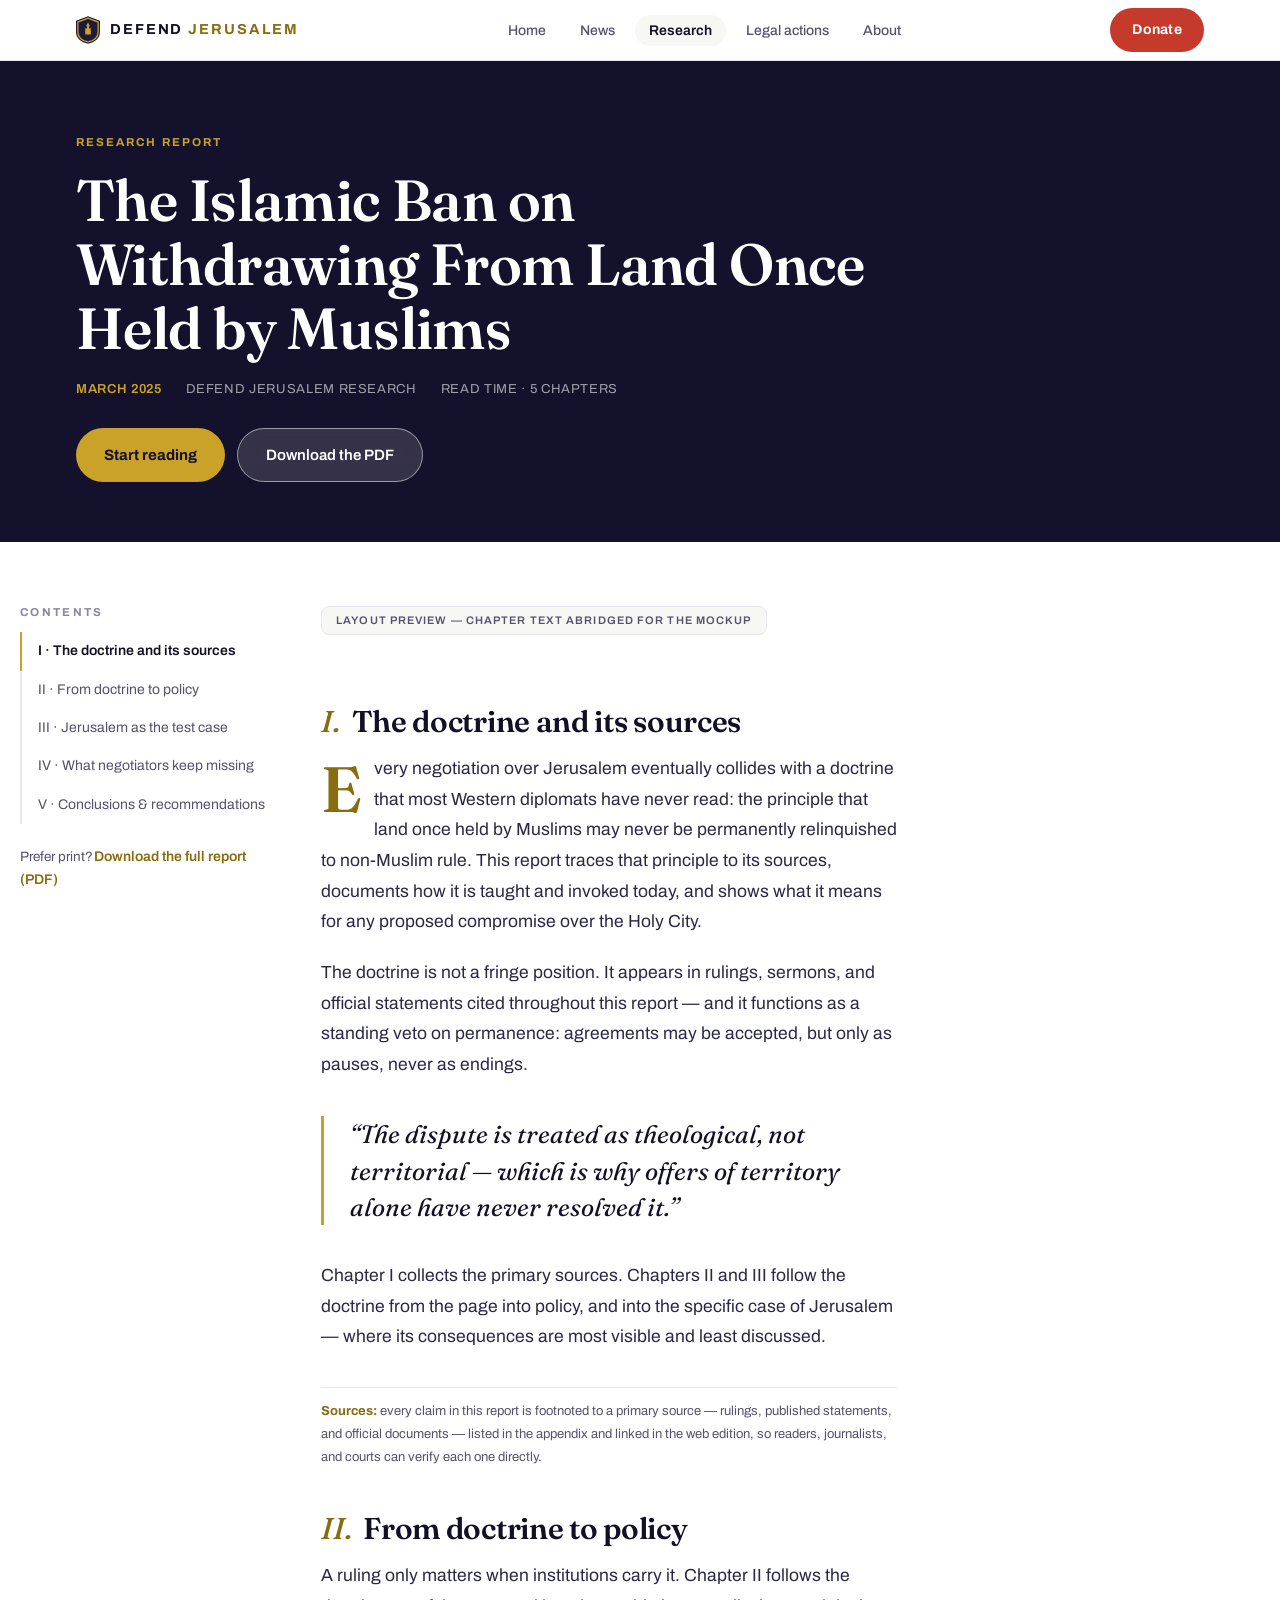
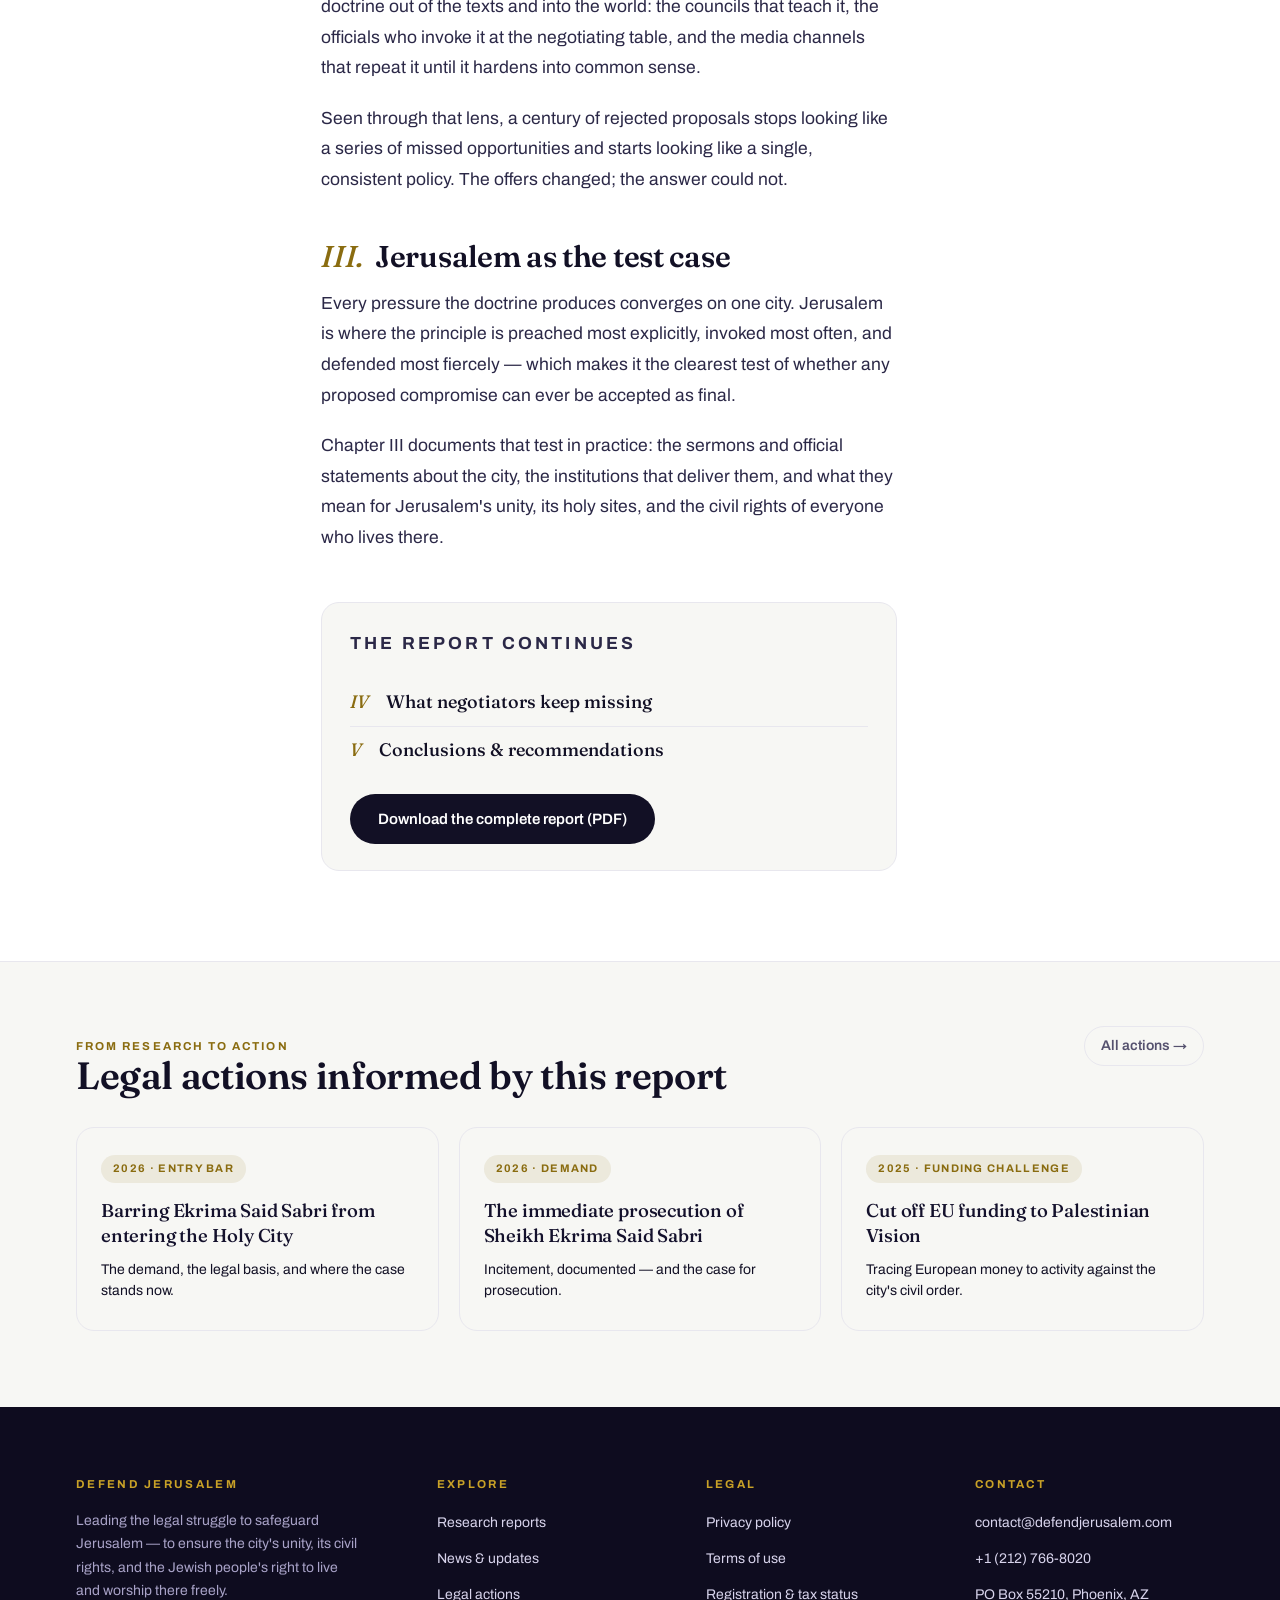
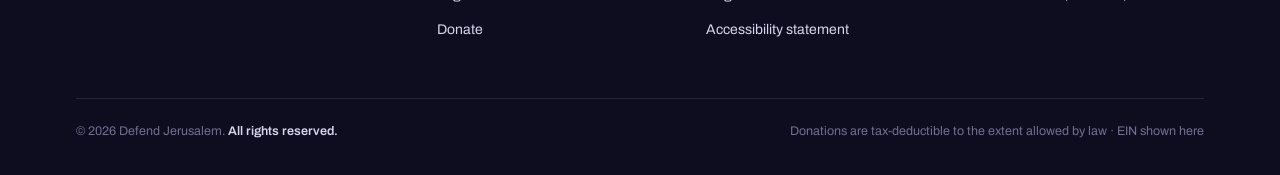
<file: report.html>
<!-- @dsCard group="Pages" name="Research report" subtitle="Web-first report: hero, chapter TOC, prose, related actions" -->
<!DOCTYPE html>
<html lang="en">
<head>
<meta charset="utf-8">
<meta name="viewport" content="width=device-width, initial-scale=1">
<title>The Islamic Ban on Withdrawing From Land Once Held by Muslims — Research Report — Defend Jerusalem</title>
<meta name="description" content="A Defend Jerusalem research report on the doctrine that land once held by Muslims may never be relinquished — and how it shapes the battle over Jerusalem. Read as web chapters or download the PDF.">
<link rel="preconnect" href="https://fonts.googleapis.com">
<link rel="preconnect" href="https://fonts.gstatic.com" crossorigin>
<link href="https://fonts.googleapis.com/css2?family=Fraunces:ital,opsz,wght@0,9..144,500;0,9..144,600;1,9..144,500&family=Archivo:wght@400;500;700&display=swap" rel="stylesheet">
<link rel="stylesheet" href="css/dj.css?v=9">
<script>(function(){var B='9';fetch('version.json',{cache:'no-store'}).then(function(r){return r.json()}).then(function(j){if(j.v!==B){var u=new URL(location.href);if(u.searchParams.get('r')!==j.v){u.searchParams.set('r',j.v);location.replace(u)}}}).catch(function(){})})();</script>
</head>
<body>
<a class="skip" href="#main">Skip to content</a>

<header class="masthead">
  <div class="inner">
    <a class="wordmark" href="index.html" aria-label="Defend Jerusalem — home">
      <svg viewBox="0 0 26 30" aria-hidden="true">
        <path d="M13 0 26 5v12c0 7-5.5 11.5-13 13C5.5 28.5 0 24 0 17V5Z" fill="#1E1B3A"/>
        <path d="M13 2.2 24 6.4v10.4c0 5.8-4.6 9.7-11 11.1C6.6 26.5 2 22.6 2 16.8V6.4Z" fill="none" stroke="#C9A227" stroke-width="1.4"/>
        <path d="M10 20v-7h2v-2h-1.2L13 7l2.2 4H14v2h2v7Z" fill="#C9A227"/>
      </svg>
      <b>DEFEND <span>JERUSALEM</span></b>
    </a>
    <nav aria-label="Main">
      <ul class="nav-links">
        <li><a href="index.html">Home</a></li>
        <li><a href="index.html#news">News</a></li>
        <li><a href="research.html" aria-current="page">Research</a></li>
        <li><a href="index.html#actions">Legal actions</a></li>
        <li><a href="about.html">About</a></li>
      </ul>
    </nav>
    <a class="btn-donate" href="donate.html">Donate</a>
    <button class="menu-btn" aria-expanded="false" aria-controls="mobile-nav" aria-label="Open menu">
      <svg viewBox="0 0 20 20" aria-hidden="true"><path d="M2 5h16M2 10h16M2 15h16" stroke="currentColor" stroke-width="2" stroke-linecap="round"/></svg>
    </button>
  </div>
  <nav class="mobile-nav" id="mobile-nav" aria-label="Mobile">
    <ul>
      <li><a href="index.html">Home</a></li>
      <li><a href="index.html#news">News</a></li>
      <li><a href="research.html">Research</a></li>
      <li><a href="index.html#actions">Legal actions</a></li>
      <li><a href="donate.html">Donate</a></li>
    </ul>
  </nav>
</header>

<main id="main">

  <!-- REPORT HERO -->
  <section class="report-hero on-dark" aria-labelledby="rh">
    <div class="wrap">
      <div class="rk"><p class="kicker">Research report</p></div>
      <h1 id="rh">The Islamic Ban on Withdrawing From Land Once Held by Muslims</h1>
      <div class="meta-row">
        <span><b>March 2025</b></span>
        <span>Defend Jerusalem research</span>
        <span>Read time · 5 chapters</span>
      </div>
      <div class="actions">
        <a class="btn-gold" href="#ch1">Start reading</a>
        <a class="btn-ghost" href="#download">Download the PDF</a>
      </div>
    </div>
  </section>

  <!-- BODY: TOC + PROSE -->
  <div class="wrap report-layout">
    <aside class="toc" aria-label="Report contents">
      <h2>Contents</h2>
      <ol>
        <li><a class="current" href="#ch1">I · The doctrine and its sources</a></li>
        <li><a href="#ch2">II · From doctrine to policy</a></li>
        <li><a href="#ch3">III · Jerusalem as the test case</a></li>
        <li><a href="#ch4">IV · What negotiators keep missing</a></li>
        <li><a href="#ch5">V · Conclusions &amp; recommendations</a></li>
      </ol>
      <p class="dl" id="download">Prefer print? <a href="#">Download the full report (PDF)</a></p>
    </aside>

    <article class="prose">
      <span class="note-tag">Layout preview — chapter text abridged for the mockup</span>

      <h2 id="ch1"><span class="cnum">I.</span>The doctrine and its sources</h2>
      <p class="dropcap">Every negotiation over Jerusalem eventually collides with a doctrine that most
      Western diplomats have never read: the principle that land once held by Muslims may never be
      permanently relinquished to non-Muslim rule. This report traces that principle to its sources,
      documents how it is taught and invoked today, and shows what it means for any proposed compromise
      over the Holy City.</p>
      <p>The doctrine is not a fringe position. It appears in rulings, sermons, and official statements
      cited throughout this report — and it functions as a standing veto on permanence: agreements may be
      accepted, but only as pauses, never as endings.</p>

      <blockquote class="pullquote">“The dispute is treated as theological, not territorial — which is why
      offers of territory alone have never resolved it.”</blockquote>

      <p>Chapter I collects the primary sources. Chapters II and III follow the doctrine from the page
      into policy, and into the specific case of Jerusalem — where its consequences are most visible and
      least discussed.</p>

      <p class="footnote"><b>Sources:</b> every claim in this report is footnoted to a primary source —
      rulings, published statements, and official documents — listed in the appendix and linked in the
      web edition, so readers, journalists, and courts can verify each one directly.</p>

      <h2 id="ch2"><span class="cnum">II.</span>From doctrine to policy</h2>
      <p>A ruling only matters when institutions carry it. Chapter II follows the doctrine out of the
      texts and into the world: the councils that teach it, the officials who invoke it at the negotiating
      table, and the media channels that repeat it until it hardens into common sense.</p>
      <p>Seen through that lens, a century of rejected proposals stops looking like a series of missed
      opportunities and starts looking like a single, consistent policy. The offers changed; the answer
      could not.</p>

      <h2 id="ch3"><span class="cnum">III.</span>Jerusalem as the test case</h2>
      <p>Every pressure the doctrine produces converges on one city. Jerusalem is where the principle is
      preached most explicitly, invoked most often, and defended most fiercely — which makes it the
      clearest test of whether any proposed compromise can ever be accepted as final.</p>
      <p>Chapter III documents that test in practice: the sermons and official statements about the city,
      the institutions that deliver them, and what they mean for Jerusalem's unity, its holy sites, and
      the civil rights of everyone who lives there.</p>

      <div class="continue-block">
        <p class="cb-label">The report continues</p>
        <ol class="cb-list">
          <li><span class="num">IV</span> What negotiators keep missing</li>
          <li><span class="num">V</span> Conclusions &amp; recommendations</li>
        </ol>
        <a class="btn-primary" href="#download">Download the complete report (PDF)</a>
      </div>
    </article>
  </div>

  <!-- RELATED ACTIONS -->
  <section class="related" aria-labelledby="rel-h">
    <div class="wrap">
      <div class="section-head">
        <div>
          <p class="kicker">From research to action</p>
          <h2 id="rel-h">Legal actions informed by this report</h2>
        </div>
        <a class="more" href="index.html#actions">All actions →</a>
      </div>
      <div class="docket-grid" style="background:var(--line)">
        <article class="docket-card" style="background:var(--paper-warm)">
          <span class="no" style="color:var(--gold-text)">2026 · Entry bar</span>
          <h3 style="color:var(--navy)">Barring Ekrima Said Sabri from entering the Holy City</h3>
          <p style="color:var(--navy-soft)">The demand, the legal basis, and where the case stands now.</p>
        </article>
        <article class="docket-card" style="background:var(--paper-warm)">
          <span class="no" style="color:var(--gold-text)">2026 · Demand</span>
          <h3 style="color:var(--navy)">The immediate prosecution of Sheikh Ekrima Said Sabri</h3>
          <p style="color:var(--navy-soft)">Incitement, documented — and the case for prosecution.</p>
        </article>
        <article class="docket-card" style="background:var(--paper-warm)">
          <span class="no" style="color:var(--gold-text)">2025 · Funding challenge</span>
          <h3 style="color:var(--navy)">Cut off EU funding to Palestinian Vision</h3>
          <p style="color:var(--navy-soft)">Tracing European money to activity against the city's civil order.</p>
        </article>
      </div>
    </div>
  </section>

</main>

<footer class="site-footer on-dark">
  <div class="wrap">
    <div class="footer-grid">
      <div>
        <h4>Defend Jerusalem</h4>
        <p class="mission">Leading the legal struggle to safeguard Jerusalem — to ensure the city's unity,
        its civil rights, and the Jewish people's right to live and worship there freely.</p>
      </div>
      <div>
        <h4>Explore</h4>
        <ul>
          <li><a href="research.html">Research reports</a></li>
          <li><a href="index.html#news">News &amp; updates</a></li>
          <li><a href="index.html#actions">Legal actions</a></li>
          <li><a href="donate.html">Donate</a></li>
        </ul>
      </div>
      <div>
        <h4>Legal</h4>
        <ul>
          <li><a href="#">Privacy policy</a></li>
          <li><a href="#">Terms of use</a></li>
          <li><a href="#">Registration &amp; tax status</a></li>
          <li><a href="#">Accessibility statement</a></li>
        </ul>
      </div>
      <div>
        <h4>Contact</h4>
        <ul>
          <li><a href="mailto:contact@defendjerusalem.com">contact@defendjerusalem.com</a></li>
          <li><a href="tel:+12127668020">+1 (212) 766-8020</a></li>
          <li><a href="#">PO Box 55210, Phoenix, AZ</a></li>
        </ul>
      </div>
    </div>
    <div class="footer-legal">
      <span>© 2026 Defend Jerusalem. <b>All rights reserved.</b></span>
      <span>Donations are tax-deductible to the extent allowed by law · EIN shown here</span>
    </div>
  </div>
</footer>

<script src="js/dj.js?v=9"></script>
</body>
</html>
</file>
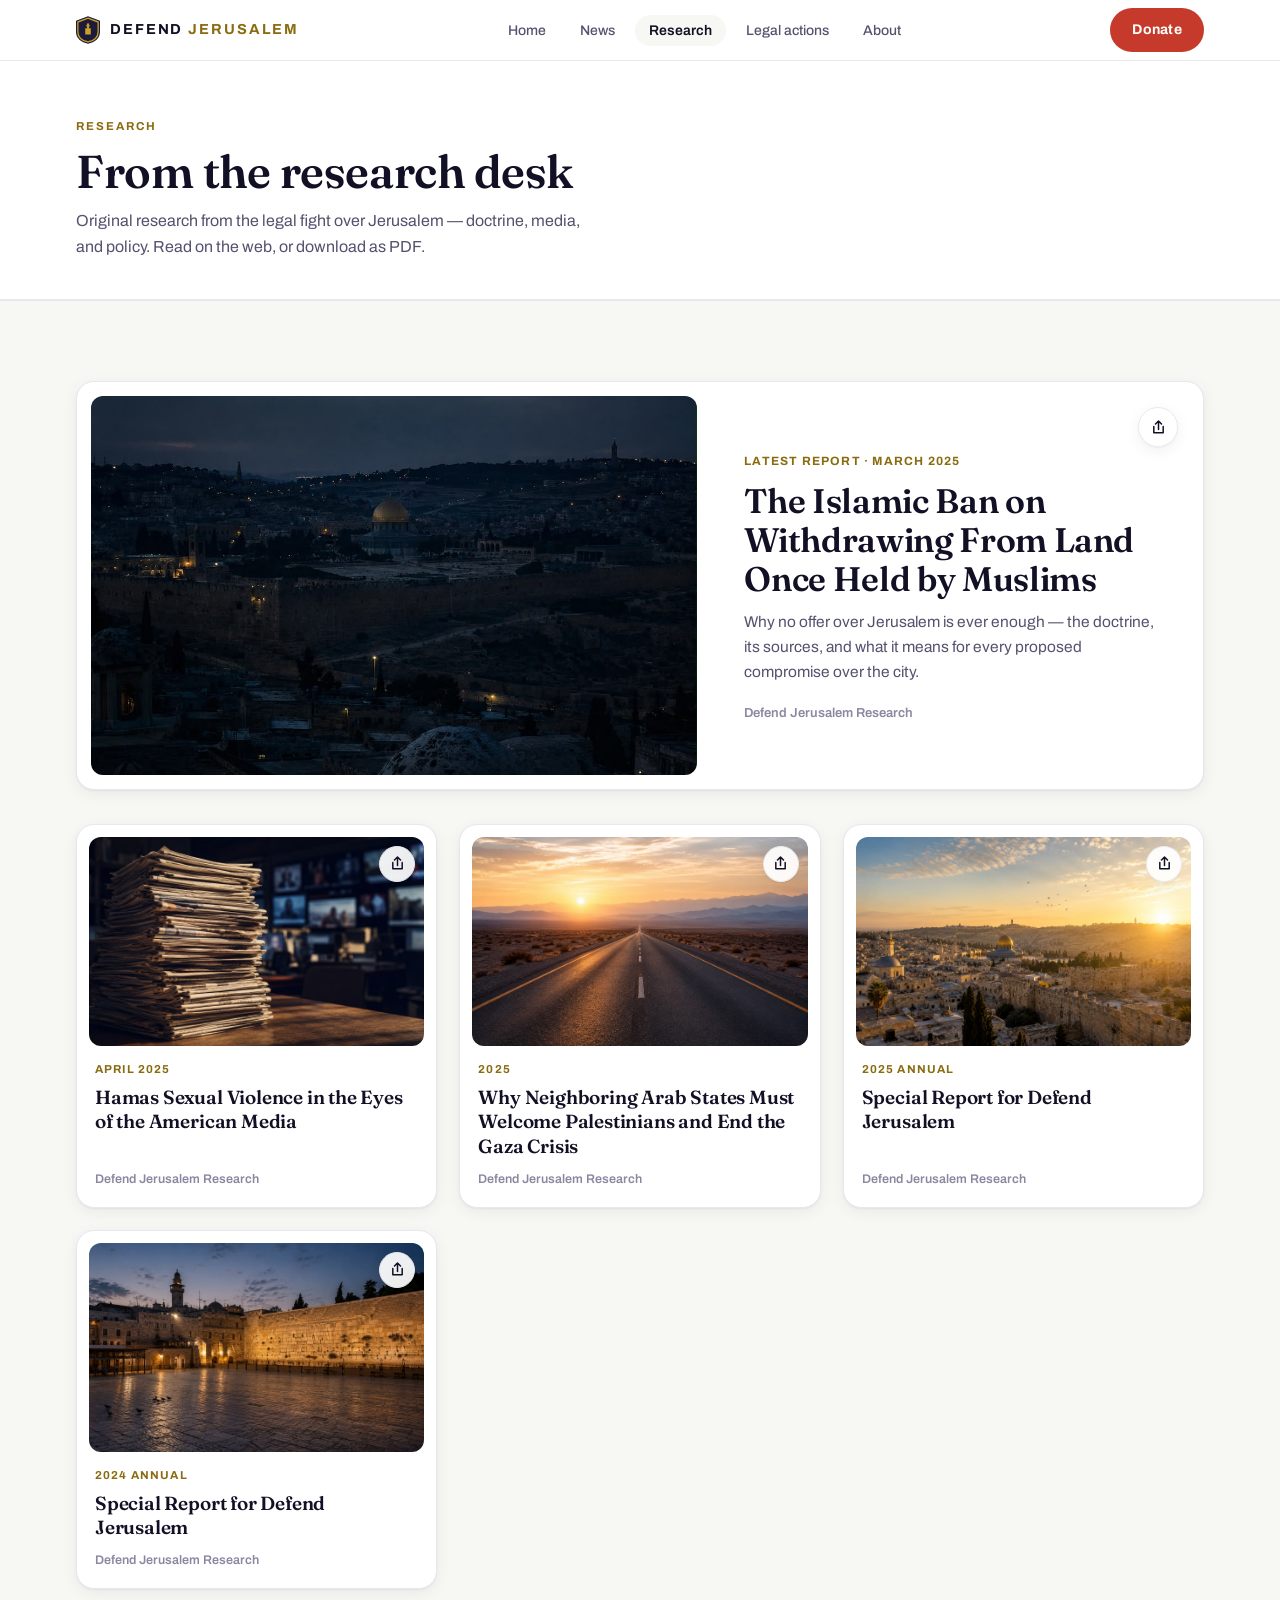
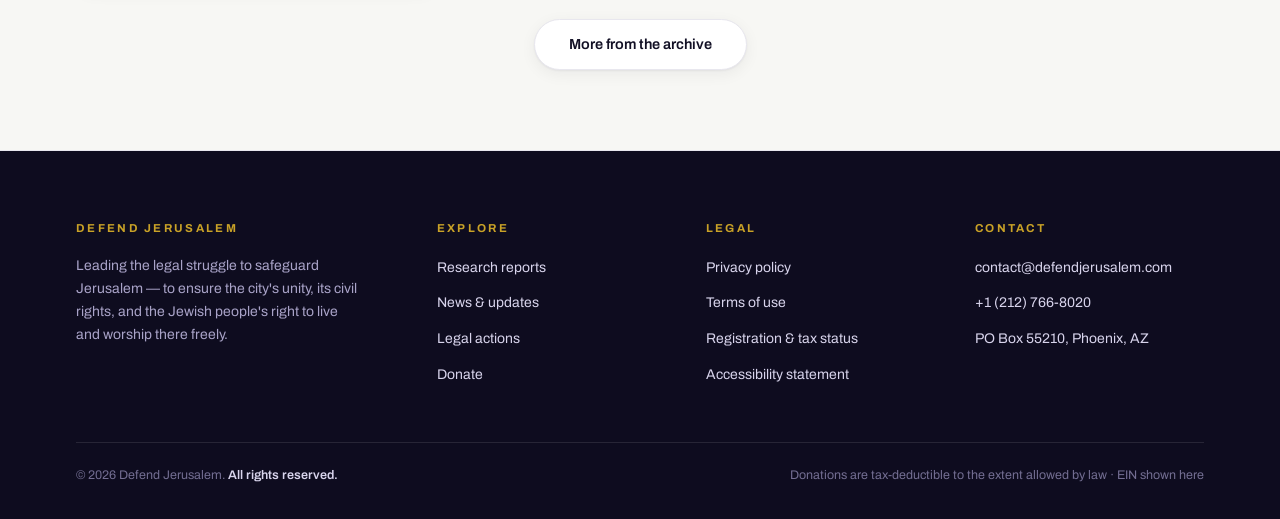
<file: research.html>
<!-- @dsCard group="Pages" name="Research feed" subtitle="Feed of research reports: lead + image rows, mobile-compact" -->
<!DOCTYPE html>
<html lang="en">
<head>
<meta charset="utf-8">
<meta name="viewport" content="width=device-width, initial-scale=1">
<title>Research — Defend Jerusalem</title>
<meta name="description" content="Original research from the legal fight over Jerusalem — reports on doctrine, media, and policy. Read on the web or download as PDF.">
<link rel="preconnect" href="https://fonts.googleapis.com">
<link rel="preconnect" href="https://fonts.gstatic.com" crossorigin>
<link href="https://fonts.googleapis.com/css2?family=Fraunces:ital,opsz,wght@0,9..144,500;0,9..144,600;1,9..144,500&family=Archivo:wght@400;500;700&display=swap" rel="stylesheet">
<link rel="stylesheet" href="css/dj.css?v=9">
<script>(function(){var B='9';fetch('version.json',{cache:'no-store'}).then(function(r){return r.json()}).then(function(j){if(j.v!==B){var u=new URL(location.href);if(u.searchParams.get('r')!==j.v){u.searchParams.set('r',j.v);location.replace(u)}}}).catch(function(){})})();</script>
</head>
<body>
<a class="skip" href="#main">Skip to content</a>

<header class="masthead">
  <div class="inner">
    <a class="wordmark" href="index.html" aria-label="Defend Jerusalem — home">
      <svg viewBox="0 0 26 30" aria-hidden="true">
        <path d="M13 0 26 5v12c0 7-5.5 11.5-13 13C5.5 28.5 0 24 0 17V5Z" fill="#1E1B3A"/>
        <path d="M13 2.2 24 6.4v10.4c0 5.8-4.6 9.7-11 11.1C6.6 26.5 2 22.6 2 16.8V6.4Z" fill="none" stroke="#C9A227" stroke-width="1.4"/>
        <path d="M10 20v-7h2v-2h-1.2L13 7l2.2 4H14v2h2v7Z" fill="#C9A227"/>
      </svg>
      <b>DEFEND <span>JERUSALEM</span></b>
    </a>
    <nav aria-label="Main">
      <ul class="nav-links">
        <li><a href="index.html">Home</a></li>
        <li><a href="index.html#news">News</a></li>
        <li><a href="research.html" aria-current="page">Research</a></li>
        <li><a href="index.html#actions">Legal actions</a></li>
        <li><a href="about.html">About</a></li>
      </ul>
    </nav>
    <a class="btn-donate" href="donate.html">Donate</a>
    <button class="menu-btn" aria-expanded="false" aria-controls="mobile-nav" aria-label="Open menu">
      <svg viewBox="0 0 20 20" aria-hidden="true"><path d="M2 5h16M2 10h16M2 15h16" stroke="currentColor" stroke-width="2" stroke-linecap="round"/></svg>
    </button>
  </div>
  <nav class="mobile-nav" id="mobile-nav" aria-label="Mobile">
    <ul>
      <li><a href="index.html">Home</a></li>
      <li><a href="index.html#news">News</a></li>
      <li><a href="research.html">Research</a></li>
      <li><a href="index.html#actions">Legal actions</a></li>
      <li><a href="donate.html">Donate</a></li>
    </ul>
  </nav>
</header>

<main id="main">

  <!-- page head -->
  <section class="feed-head">
    <div class="wrap">
      <p class="kicker">Research</p>
      <h1>From the research desk</h1>
      <p class="dek">Original research from the legal fight over Jerusalem — doctrine, media, and policy.
      Read on the web, or download as PDF.</p>
    </div>
  </section>

  <!-- research feed -->
  <section class="news" aria-label="Research reports">
    <div class="wrap">

      <div class="news-lead">
        <a href="report.html">
          <div class="thumb" data-slot="img/research-islamic-ban.jpg">
            <img src="img/research-islamic-ban.jpg"
                 alt="The Dome of the Rock over the rooftops of Jerusalem's Old City at dusk">
          </div>
          <div class="body">
            <time datetime="2025-03">Latest report · March 2025</time>
            <h3>The Islamic Ban on Withdrawing From Land Once Held by Muslims</h3>
            <p class="dek">Why no offer over Jerusalem is ever enough — the doctrine, its sources, and
            what it means for every proposed compromise over the city.</p>
            <span class="by">Defend Jerusalem Research</span>
          </div>
        </a>
        <button class="share" type="button" aria-label="Share: The Islamic Ban on Withdrawing From Land Once Held by Muslims"
                data-title="The Islamic Ban on Withdrawing From Land Once Held by Muslims">
          <svg viewBox="0 0 16 16" aria-hidden="true"><path d="M8 1v9M8 1 4.8 4.2M8 1l3.2 3.2M3 7v6.5h10V7" fill="none" stroke="currentColor" stroke-width="1.6" stroke-linecap="round" stroke-linejoin="round"/></svg>
        </button>
      </div>

      <ul class="news-cards">
        <li class="news-card"><a href="report.html">
          <div class="thumb" data-slot="img/research-hamas-media.jpg">
            <img src="img/research-hamas-media.jpg"
                 alt="A stack of international newspapers on a desk, a newsroom glowing out of focus behind">
          </div>
          <div class="txt">
            <time datetime="2025-04">April 2025</time>
            <h3>Hamas Sexual Violence in the Eyes of the American Media</h3>
            <span class="by">Defend Jerusalem Research</span>
          </div>
        </a>
        <button class="share" type="button" aria-label="Share: Hamas Sexual Violence in the Eyes of the American Media"
                data-title="Hamas Sexual Violence in the Eyes of the American Media">
          <svg viewBox="0 0 16 16" aria-hidden="true"><path d="M8 1v9M8 1 4.8 4.2M8 1l3.2 3.2M3 7v6.5h10V7" fill="none" stroke="currentColor" stroke-width="1.6" stroke-linecap="round" stroke-linejoin="round"/></svg>
        </button></li>

        <li class="news-card"><a href="report.html">
          <div class="thumb" data-slot="img/research-arab-states.jpg">
            <img src="img/research-arab-states.jpg"
                 alt="A desert road running toward the horizon at dawn">
          </div>
          <div class="txt">
            <time datetime="2025-02">2025</time>
            <h3>Why Neighboring Arab States Must Welcome Palestinians and End the Gaza Crisis</h3>
            <span class="by">Defend Jerusalem Research</span>
          </div>
        </a>
        <button class="share" type="button" aria-label="Share: Why Neighboring Arab States Must Welcome Palestinians and End the Gaza Crisis"
                data-title="Why Neighboring Arab States Must Welcome Palestinians and End the Gaza Crisis">
          <svg viewBox="0 0 16 16" aria-hidden="true"><path d="M8 1v9M8 1 4.8 4.2M8 1l3.2 3.2M3 7v6.5h10V7" fill="none" stroke="currentColor" stroke-width="1.6" stroke-linecap="round" stroke-linejoin="round"/></svg>
        </button></li>

        <li class="news-card"><a href="report.html">
          <div class="thumb" data-slot="img/research-annual-2025.jpg">
            <img src="img/research-annual-2025.jpg"
                 alt="Morning light over the rooftops of Jerusalem's Old City">
          </div>
          <div class="txt">
            <time datetime="2025-01">2025 annual</time>
            <h3>Special Report for Defend Jerusalem</h3>
            <span class="by">Defend Jerusalem Research</span>
          </div>
        </a>
        <button class="share" type="button" aria-label="Share: Special Report for Defend Jerusalem 2025"
                data-title="Special Report for Defend Jerusalem 2025">
          <svg viewBox="0 0 16 16" aria-hidden="true"><path d="M8 1v9M8 1 4.8 4.2M8 1l3.2 3.2M3 7v6.5h10V7" fill="none" stroke="currentColor" stroke-width="1.6" stroke-linecap="round" stroke-linejoin="round"/></svg>
        </button></li>

        <li class="news-card"><a href="report.html">
          <div class="thumb" data-slot="img/research-annual-2024.jpg">
            <img src="img/research-annual-2024.jpg"
                 alt="The Western Wall plaza empty at first light">
          </div>
          <div class="txt">
            <time datetime="2024-01">2024 annual</time>
            <h3>Special Report for Defend Jerusalem</h3>
            <span class="by">Defend Jerusalem Research</span>
          </div>
        </a>
        <button class="share" type="button" aria-label="Share: Special Report for Defend Jerusalem 2024"
                data-title="Special Report for Defend Jerusalem 2024">
          <svg viewBox="0 0 16 16" aria-hidden="true"><path d="M8 1v9M8 1 4.8 4.2M8 1l3.2 3.2M3 7v6.5h10V7" fill="none" stroke="currentColor" stroke-width="1.6" stroke-linecap="round" stroke-linejoin="round"/></svg>
        </button></li>
      </ul>

      <div class="see-more">
        <button class="btn-more" type="button">More from the archive</button>
      </div>

    </div>
  </section>

</main>

<footer class="site-footer on-dark">
  <div class="wrap">
    <div class="footer-grid">
      <div>
        <h4>Defend Jerusalem</h4>
        <p class="mission">Leading the legal struggle to safeguard Jerusalem — to ensure the city's unity,
        its civil rights, and the Jewish people's right to live and worship there freely.</p>
      </div>
      <div>
        <h4>Explore</h4>
        <ul>
          <li><a href="research.html">Research reports</a></li>
          <li><a href="index.html#news">News &amp; updates</a></li>
          <li><a href="index.html#actions">Legal actions</a></li>
          <li><a href="donate.html">Donate</a></li>
        </ul>
      </div>
      <div>
        <h4>Legal</h4>
        <ul>
          <li><a href="#">Privacy policy</a></li>
          <li><a href="#">Terms of use</a></li>
          <li><a href="#">Registration &amp; tax status</a></li>
          <li><a href="#">Accessibility statement</a></li>
        </ul>
      </div>
      <div>
        <h4>Contact</h4>
        <ul>
          <li><a href="mailto:contact@defendjerusalem.com">contact@defendjerusalem.com</a></li>
          <li><a href="tel:+12127668020">+1 (212) 766-8020</a></li>
          <li><a href="#">PO Box 55210, Phoenix, AZ</a></li>
        </ul>
      </div>
    </div>
    <div class="footer-legal">
      <span>© 2026 Defend Jerusalem. <b>All rights reserved.</b></span>
      <span>Donations are tax-deductible to the extent allowed by law · EIN shown here</span>
    </div>
  </div>
</footer>

<script src="js/dj.js?v=9"></script>
</body>
</html>
</file>
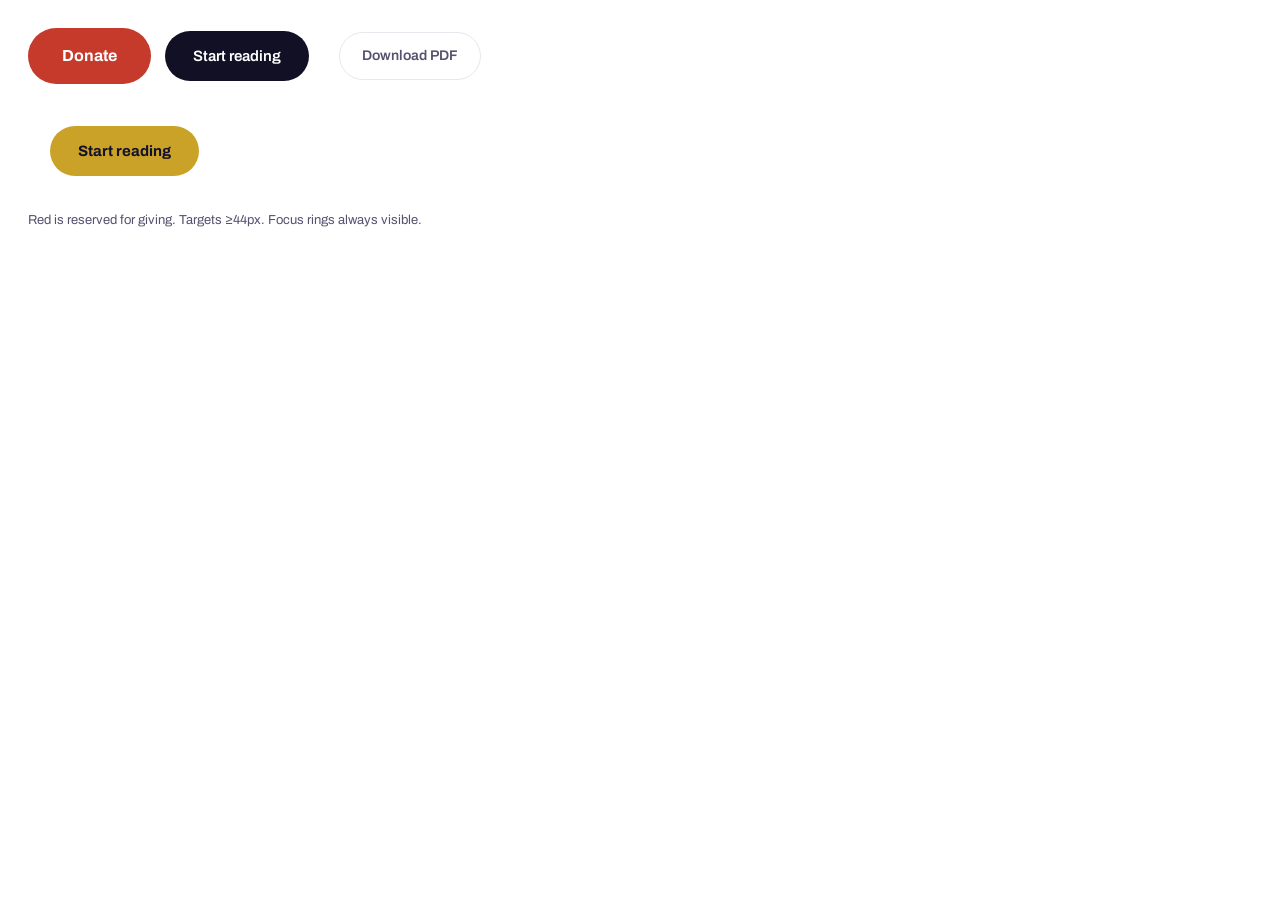
<file: previews/buttons.html>
<!-- @dsCard group="Components" name="Buttons" subtitle="Give (red, reserved) / primary / gold & ghost on navy / quiet" -->
<!DOCTYPE html>
<html lang="en">
<head>
<meta charset="utf-8"><meta name="viewport" content="width=device-width, initial-scale=1">
<title>Buttons — Defend Jerusalem DS</title>
<link href="https://fonts.googleapis.com/css2?family=Archivo:wght@400;500;700&display=swap" rel="stylesheet">
<link rel="stylesheet" href="../css/dj.css">
</head>
<body style="padding:28px">
  <p style="display:flex;gap:14px;flex-wrap:wrap;align-items:center;margin-bottom:18px">
    <a class="btn-give" href="#">Donate</a>
    <a class="btn-primary" href="#">Start reading</a>
    <a class="btn-quiet" href="#">Download PDF</a>
  </p>
  <div class="on-dark" style="background:var(--navy-deep);padding:22px;border-radius:4px">
    <p style="display:flex;gap:14px;flex-wrap:wrap;align-items:center">
      <a class="btn-gold" href="#">Start reading</a>
      <a class="btn-ghost" href="#">Read the latest report</a>
    </p>
  </div>
  <p class="ds-note">Red is reserved for giving. Targets ≥44px. Focus rings always visible.</p>
</body>
</html>
</file>
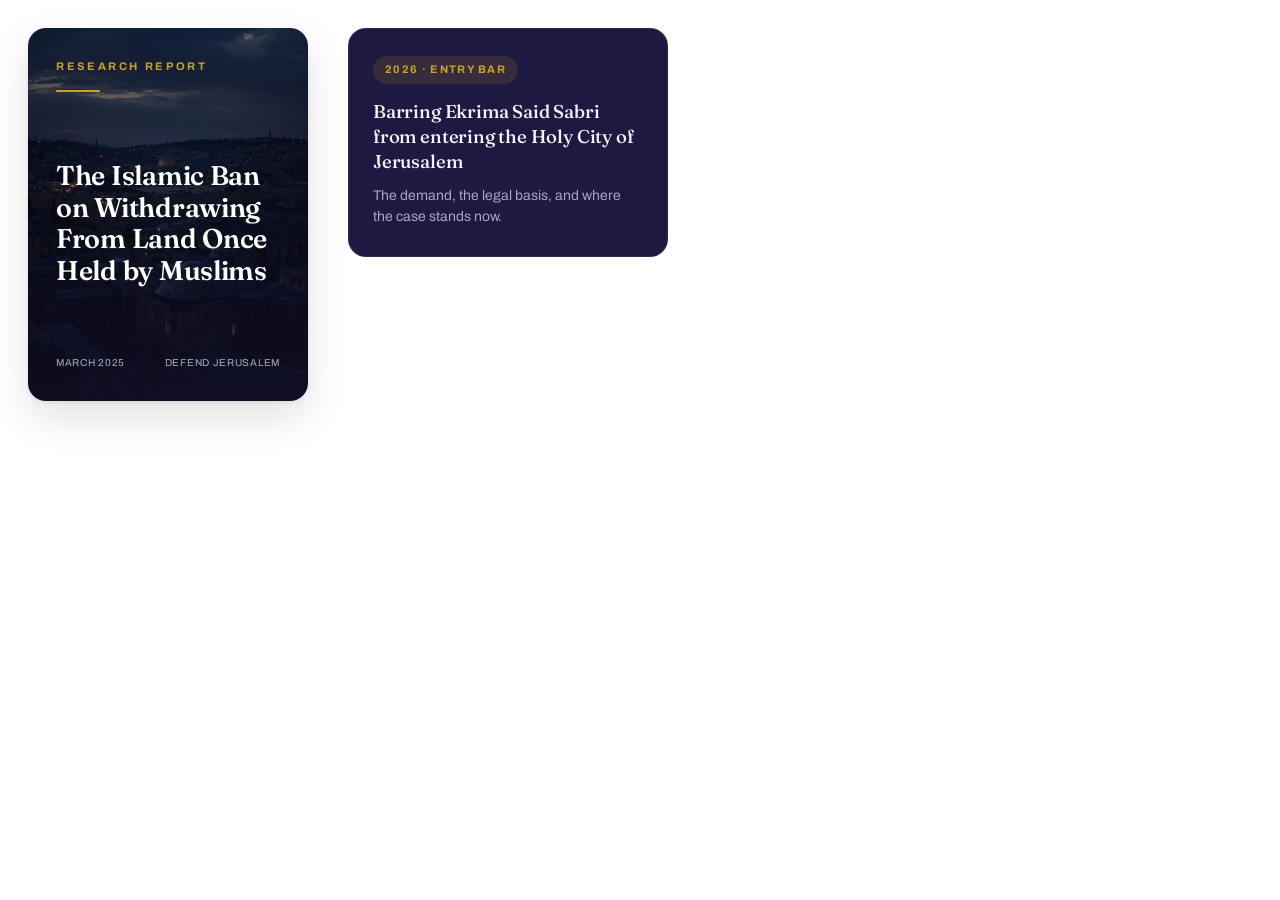
<file: previews/cards.html>
<!-- @dsCard group="Components" name="Report cover & docket card" subtitle="Special-report cover block, legal-action docket card" -->
<!DOCTYPE html>
<html lang="en">
<head>
<meta charset="utf-8"><meta name="viewport" content="width=device-width, initial-scale=1">
<title>Cards — Defend Jerusalem DS</title>
<link href="https://fonts.googleapis.com/css2?family=Fraunces:ital,opsz,wght@0,9..144,500;0,9..144,600;1,9..144,500&family=Archivo:wght@400;500;700&display=swap" rel="stylesheet">
<link rel="stylesheet" href="../css/dj.css">
</head>
<body style="padding:28px;background:var(--paper)">
  <div style="display:flex;gap:40px;flex-wrap:wrap;align-items:flex-start">
    <div class="report-cover" style="width:280px">
      <div><div class="rc-kicker">RESEARCH REPORT</div><div class="rc-rule"></div></div>
      <h3>The Islamic Ban on Withdrawing From Land Once Held by Muslims</h3>
      <div class="rc-foot"><span>MARCH 2025</span><span>DEFEND JERUSALEM</span></div>
    </div>
    <article class="docket-card on-dark" style="max-width:320px">
      <span class="no">2026 · Entry bar</span>
      <h3>Barring Ekrima Said Sabri from entering the Holy City of Jerusalem</h3>
      <p>The demand, the legal basis, and where the case stands now.</p>
    </article>
  </div>
</body>
</html>
</file>
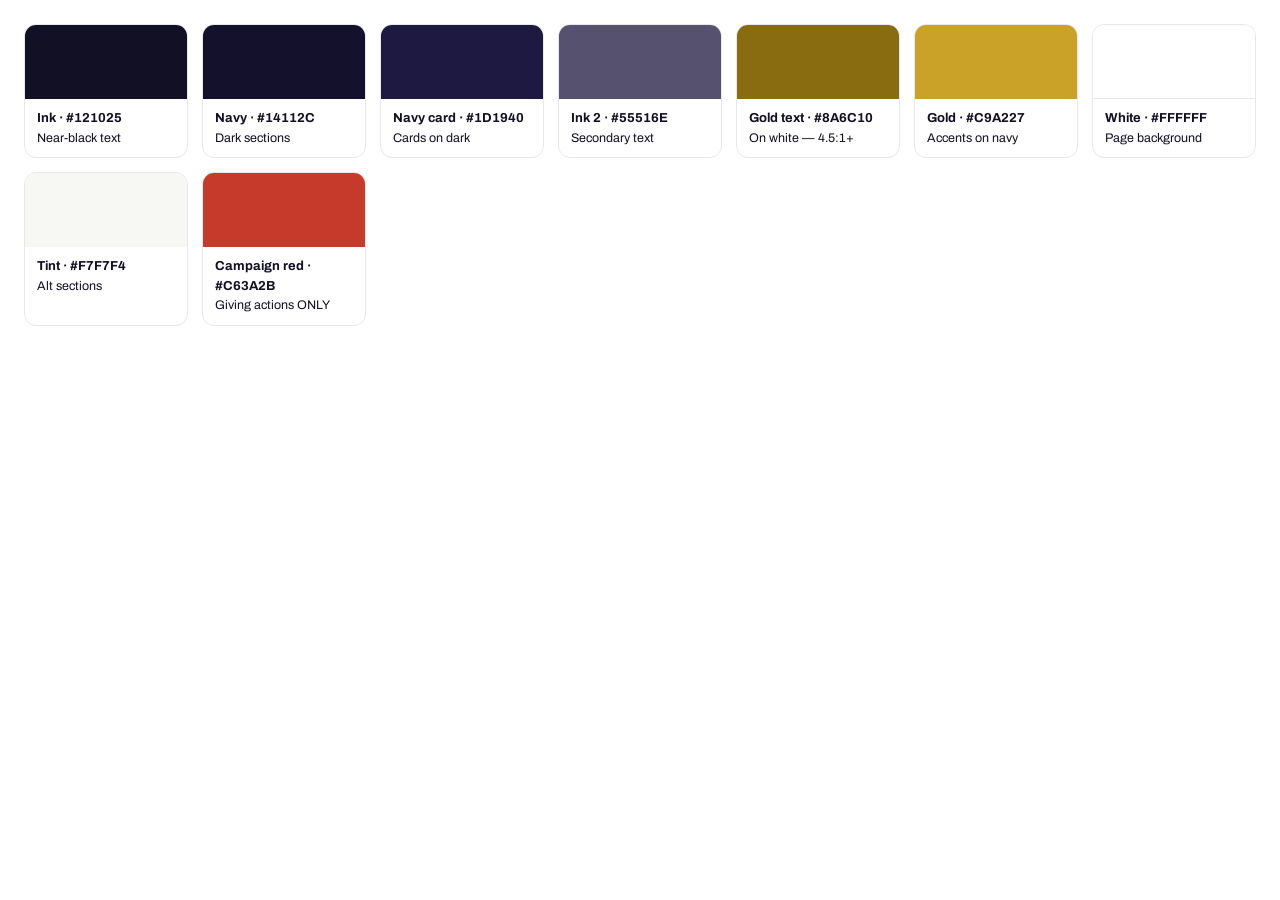
<file: previews/colors.html>
<!-- @dsCard group="Colors" name="Palette — evolved navy & gold" subtitle="Navy family, accessible gold pair, paper, campaign red (giving only)" -->
<!DOCTYPE html>
<html lang="en">
<head>
<meta charset="utf-8"><meta name="viewport" content="width=device-width, initial-scale=1">
<title>Colors — Defend Jerusalem DS</title>
<link href="https://fonts.googleapis.com/css2?family=Fraunces:opsz,wght@9..144,600&family=Archivo:wght@400;500;700&display=swap" rel="stylesheet">
<link rel="stylesheet" href="../css/dj.css">
</head>
<body style="padding:24px">
  <div class="ds-swatches">
    <div class="ds-swatch"><div class="c" style="background:#121025"></div><div class="l"><b>Ink · #121025</b>Near-black text</div></div>
    <div class="ds-swatch"><div class="c" style="background:#14112C"></div><div class="l"><b>Navy · #14112C</b>Dark sections</div></div>
    <div class="ds-swatch"><div class="c" style="background:#1D1940"></div><div class="l"><b>Navy card · #1D1940</b>Cards on dark</div></div>
    <div class="ds-swatch"><div class="c" style="background:#55516E"></div><div class="l"><b>Ink 2 · #55516E</b>Secondary text</div></div>
    <div class="ds-swatch"><div class="c" style="background:#8A6C10"></div><div class="l"><b>Gold text · #8A6C10</b>On white — 4.5:1+</div></div>
    <div class="ds-swatch"><div class="c" style="background:#C9A227"></div><div class="l"><b>Gold · #C9A227</b>Accents on navy</div></div>
    <div class="ds-swatch"><div class="c" style="background:#FFFFFF;border-bottom:1px solid #E8E7EE"></div><div class="l"><b>White · #FFFFFF</b>Page background</div></div>
    <div class="ds-swatch"><div class="c" style="background:#F7F7F4"></div><div class="l"><b>Tint · #F7F7F4</b>Alt sections</div></div>
    <div class="ds-swatch"><div class="c" style="background:#C63A2B"></div><div class="l"><b>Campaign red · #C63A2B</b>Giving actions ONLY</div></div>
  </div>
</body>
</html>
</file>
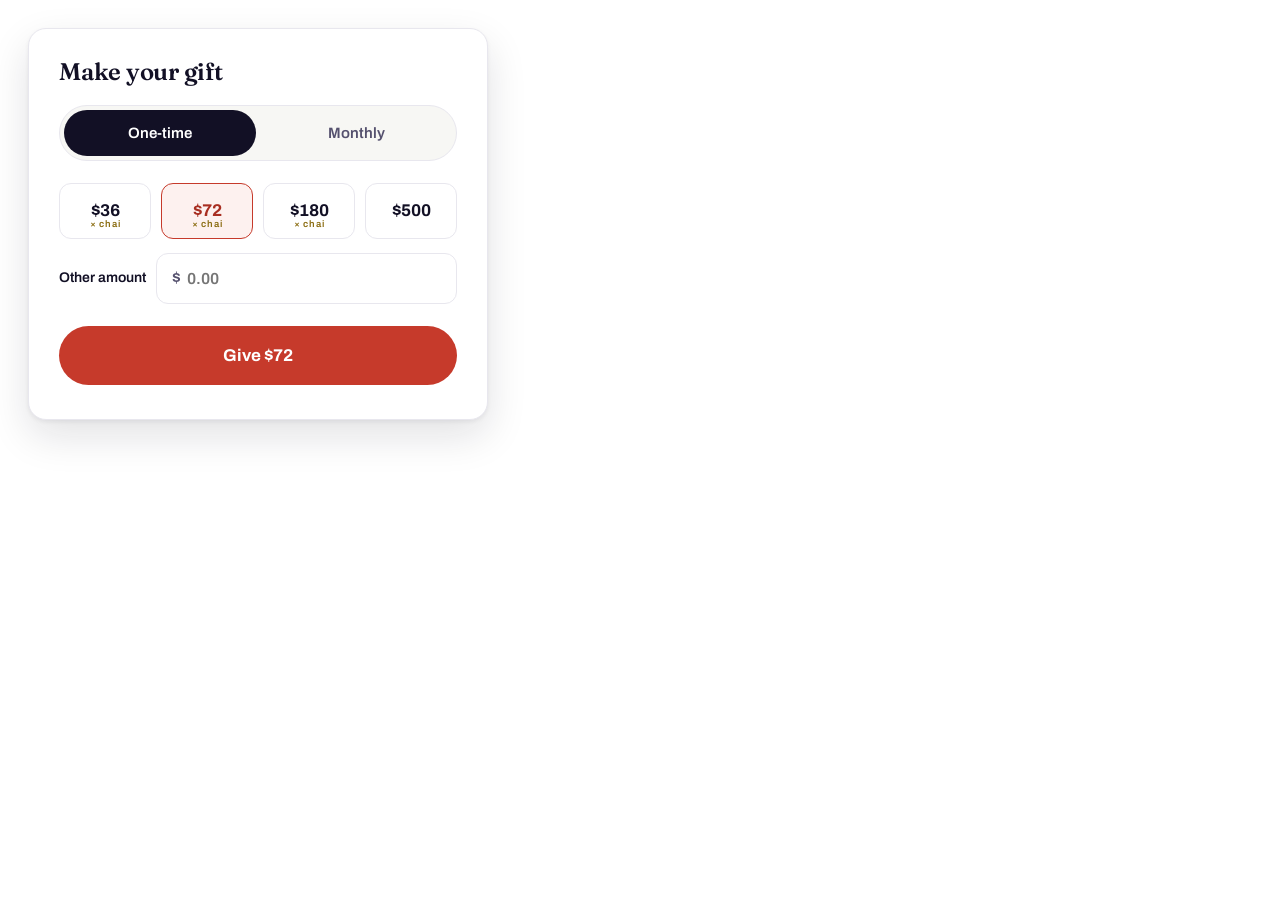
<file: previews/forms.html>
<!-- @dsCard group="Components" name="Donation form" subtitle="Frequency toggle, chai presets, labeled fields, honest consent" -->
<!DOCTYPE html>
<html lang="en">
<head>
<meta charset="utf-8"><meta name="viewport" content="width=device-width, initial-scale=1">
<title>Forms — Defend Jerusalem DS</title>
<link href="https://fonts.googleapis.com/css2?family=Fraunces:opsz,wght@9..144,600&family=Archivo:wght@400;500;700&display=swap" rel="stylesheet">
<link rel="stylesheet" href="../css/dj.css">
<script defer src="../js/dj.js"></script>
</head>
<body style="padding:28px;background:var(--paper)">
  <form class="give-card" style="max-width:460px" action="#">
    <h2>Make your gift</h2>
    <div class="freq" role="group" aria-label="Donation frequency">
      <button type="button" aria-pressed="true">One-time</button>
      <button type="button" aria-pressed="false">Monthly</button>
    </div>
    <div class="amounts" role="group" aria-label="Choose an amount">
      <button type="button" class="chai" aria-pressed="false">$36</button>
      <button type="button" class="chai" aria-pressed="true">$72</button>
      <button type="button" class="chai" aria-pressed="false">$180</button>
      <button type="button" aria-pressed="false">$500</button>
    </div>
    <div class="custom-amount">
      <label for="custom">Other amount</label>
      <div class="field"><span aria-hidden="true">$</span><input id="custom" type="number" min="1" placeholder="0.00"></div>
    </div>
    <button class="btn-give-big" type="submit">Give $72</button>
  </form>
</body>
</html>
</file>
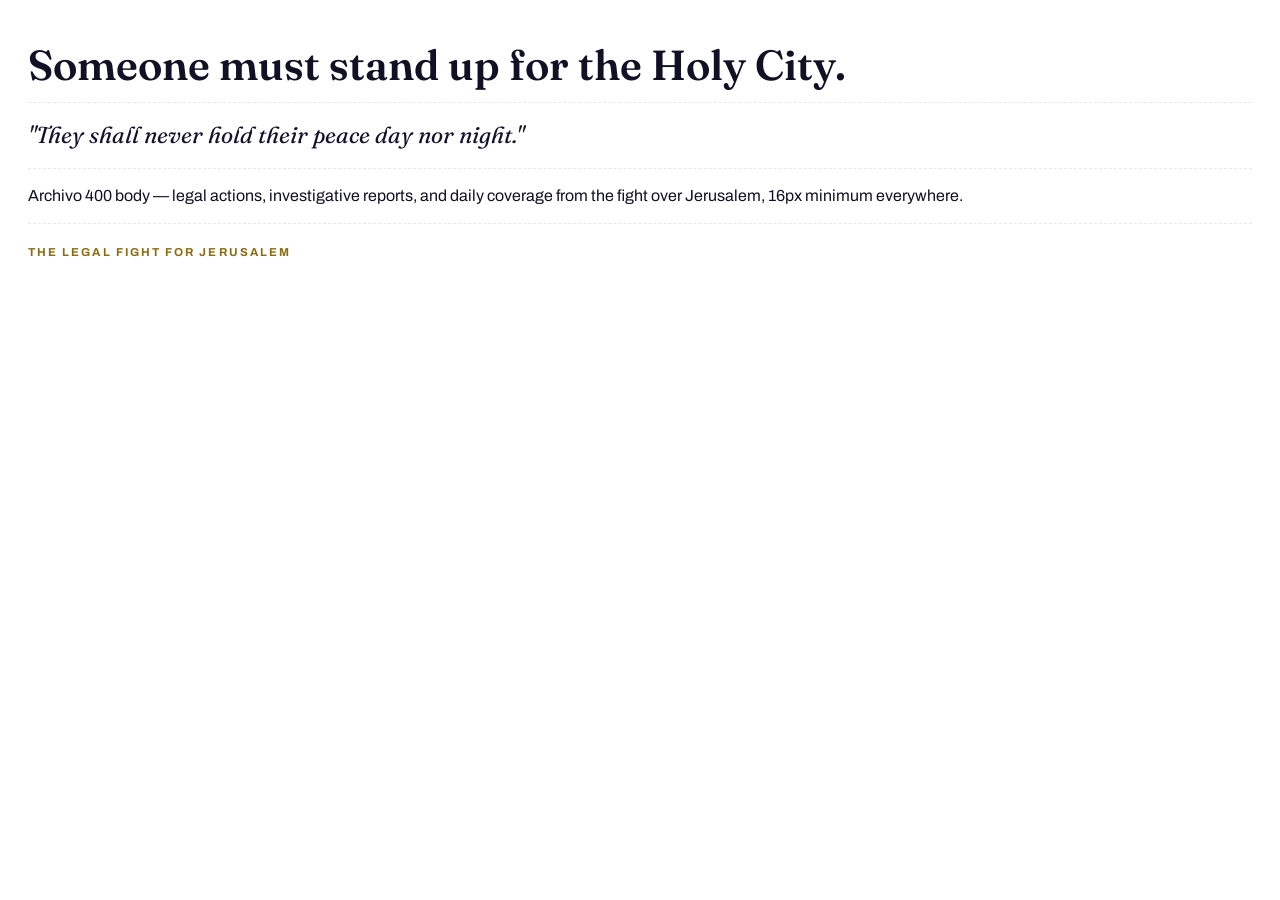
<file: previews/typography.html>
<!-- @dsCard group="Type" name="Typography — Fraunces × Archivo" subtitle="Display serif, italic quotes, Archivo UI, letterspaced kickers" -->
<!DOCTYPE html>
<html lang="en">
<head>
<meta charset="utf-8"><meta name="viewport" content="width=device-width, initial-scale=1">
<title>Typography — Defend Jerusalem DS</title>
<link href="https://fonts.googleapis.com/css2?family=Fraunces:ital,opsz,wght@0,9..144,500;0,9..144,600;1,9..144,500&family=Archivo:wght@400;500;700&display=swap" rel="stylesheet">
<link rel="stylesheet" href="../css/dj.css">
</head>
<body style="padding:28px">
  <div class="ds-type-row"><span style="font-family:var(--serif);font-weight:600;font-size:42px;line-height:1.1">Someone must stand up for the Holy City.</span></div>
  <div class="ds-type-row"><span style="font-family:var(--serif);font-style:italic;font-size:23px;color:var(--navy)">"They shall never hold their peace day nor night."</span></div>
  <div class="ds-type-row"><span style="font-family:var(--sans);font-size:16px;line-height:1.6">Archivo 400 body — legal actions, investigative reports, and daily coverage from the fight over Jerusalem, 16px minimum everywhere.</span></div>
  <div class="ds-type-row" style="border-bottom:none"><span class="kicker">The legal fight for Jerusalem</span></div>
</body>
</html>
</file>
<file: css/dj.css>
/* ==========================================================================
   Defend Jerusalem — redesign mockup · v2 "modern newsroom"
   NYT × Instagram: crisp white, hairline grid, image-first cards, pill
   actions, blur-glass masthead. Editorial serif authority (Fraunces) kept;
   navy & gold demoted to accents; red reserved exclusively for giving.
   ========================================================================== */

/* ---------- tokens ---------- */
:root{
  --bg:        #FFFFFF;
  --bg-tint:   #F7F7F4;   /* alternate sections — a whisper of warmth */
  --ink:       #121025;   /* near-black navy */
  --ink-2:     #55516E;   /* secondary text */
  --ink-3:     #8B87A0;   /* meta text */
  --hairline:  #E8E7EE;
  --navy:      #14112C;   /* dark sections, footer */
  --navy-card: #1D1940;
  --gold-text: #8A6C10;   /* labels & links on white — passes 4.5:1 */
  --gold:      #C9A227;   /* accents on navy */
  --red:       #C63A2B;   /* CAMPAIGN RED — donation actions ONLY */
  --red-deep:  #A82E21;
  --focus:     #8A6C10;

  --serif: "Fraunces", "Baskerville", Georgia, serif;
  --sans:  "Archivo", "Avenir Next", "Helvetica Neue", sans-serif;

  --r:  12px;             /* media & cards */
  --r-lg: 18px;
  --pill: 999px;
  --shadow-1: 0 1px 2px rgba(18,16,37,.05), 0 4px 16px rgba(18,16,37,.06);
  --shadow-2: 0 2px 4px rgba(18,16,37,.06), 0 16px 40px rgba(18,16,37,.12);

  --pad: clamp(20px, 5vw, 56px);
  --maxw: 1240px;
  --measure: 64ch;
}

/* ---------- base ---------- */
*,*::before,*::after{margin:0;padding:0;box-sizing:border-box}
html{scroll-behavior:smooth}
@media (prefers-reduced-motion: reduce){ html{scroll-behavior:auto} }
img{max-width:100%;display:block}
body{
  font-family:var(--sans);font-size:16px;line-height:1.6;
  color:var(--ink);background:var(--bg);
  -webkit-font-smoothing:antialiased;
}
a{color:inherit}
button{font:inherit;cursor:pointer}
a,button{cursor:pointer}
:focus-visible{outline:3px solid var(--focus);outline-offset:2px;border-radius:4px}
.on-dark :focus-visible{outline-color:var(--gold)}
.skip{position:absolute;left:-9999px;top:0;background:var(--navy);color:#fff;padding:10px 18px;z-index:100;border-radius:0 0 8px 0}
.skip:focus{left:0;top:0}

/* ---------- masthead (blur glass) ---------- */
.masthead{
  position:sticky;top:0;z-index:50;
  background:rgba(255,255,255,.86);
  -webkit-backdrop-filter:saturate(1.6) blur(14px);
  backdrop-filter:saturate(1.6) blur(14px);
  border-bottom:1px solid var(--hairline);
}
.masthead .inner{
  max-width:var(--maxw);margin:0 auto;padding:0 var(--pad);
  display:flex;align-items:center;justify-content:space-between;gap:24px;height:60px;
}
.wordmark{display:flex;align-items:center;gap:10px;text-decoration:none}
.wordmark svg{width:24px;height:28px;flex:none}
.wordmark b{font-weight:700;font-size:14.5px;letter-spacing:.13em;color:var(--ink);white-space:nowrap}
.wordmark b span{color:var(--gold-text)}
.nav-links{display:flex;gap:6px;list-style:none}
.nav-links a{
  text-decoration:none;font-size:14px;font-weight:500;color:var(--ink-2);
  padding:8px 14px;border-radius:var(--pill);transition:color .2s,background .2s;
}
.nav-links a:hover{color:var(--ink);background:var(--bg-tint)}
.nav-links a[aria-current="page"]{color:var(--ink);background:var(--bg-tint);font-weight:600}
.btn-donate{
  background:var(--red);color:#fff;text-decoration:none;
  font-weight:700;font-size:14px;letter-spacing:.02em;
  padding:10px 22px;border-radius:var(--pill);border:none;
  transition:background .2s, transform .15s;
  min-height:44px;display:inline-flex;align-items:center;
}
.btn-donate:hover{background:var(--red-deep)}
.btn-donate:active{transform:scale(.97)}
.menu-btn{
  display:none;background:none;border:1px solid var(--hairline);border-radius:var(--pill);
  width:44px;height:44px;align-items:center;justify-content:center;color:var(--ink);
}
.menu-btn svg{width:20px;height:20px}
.mobile-nav{display:none}
.mobile-nav.open{
  display:block;position:absolute;top:60px;left:0;right:0;
  background:rgba(255,255,255,.97);
  -webkit-backdrop-filter:blur(14px);backdrop-filter:blur(14px);
  border-bottom:1px solid var(--hairline);box-shadow:var(--shadow-2);
}
.mobile-nav ul{list-style:none;padding:8px var(--pad) 16px}
.mobile-nav a{
  display:block;padding:14px 4px;text-decoration:none;font-size:16px;font-weight:500;
  color:var(--ink);border-bottom:1px solid var(--hairline);
}
@media (max-width:820px){
  .nav-links{display:none}
  .menu-btn{display:inline-flex}
  .masthead .inner{gap:10px}
  .wordmark{gap:8px}
  .wordmark svg{width:22px;height:26px}
  .wordmark b{font-size:12.5px;letter-spacing:.1em}
  .btn-donate{padding:9px 16px;font-size:13px}
}

/* ---------- shared ---------- */
.wrap{max-width:var(--maxw);margin:0 auto;padding-left:var(--pad);padding-right:var(--pad)}
.kicker{
  font-size:11.5px;font-weight:700;letter-spacing:.18em;text-transform:uppercase;
  color:var(--gold-text);
}
.on-dark .kicker{color:var(--gold)}
h1,h2,h3{font-family:var(--serif);font-weight:600;line-height:1.1;letter-spacing:-.01em;overflow-wrap:break-word}

/* feed-page head (research) */
.feed-head{padding:56px 0 40px;border-bottom:1px solid var(--hairline)}
.feed-head h1{font-size:clamp(30px,4.4vw,46px);margin:12px 0 10px}
.feed-head .dek{font-size:16px;color:var(--ink-2);max-width:56ch}
.section-head{display:flex;align-items:baseline;justify-content:space-between;gap:20px;margin-bottom:30px}
.section-head h2{font-size:clamp(28px,3.4vw,38px)}
.section-head .more{
  font-size:14px;font-weight:600;color:var(--ink-2);text-decoration:none;white-space:nowrap;
  padding:8px 16px;border:1px solid var(--hairline);border-radius:var(--pill);
  transition:border-color .2s,color .2s,background .2s;
}
.section-head .more:hover{color:var(--ink);border-color:var(--ink-3);background:var(--bg-tint)}
.section-head .more.strong{
  background:var(--ink);color:#fff;border-color:var(--ink);
  font-weight:700;padding:11px 22px;box-shadow:var(--shadow-1);
}
.section-head .more.strong:hover{background:var(--navy);border-color:var(--navy);color:#fff}

/* ---------- HERO ---------- */
.hero{
  position:relative;color:#fff;background:var(--navy);
  min-height:min(84vh, 760px);display:flex;align-items:flex-end;
}
.hero .bg{position:absolute;inset:0;background-size:cover;background-position:center}
.hero .scrim{
  position:absolute;inset:0;
  background:
    linear-gradient(90deg, rgba(10,8,26,.58) 0%, rgba(10,8,26,.24) 55%, rgba(10,8,26,.08) 100%),
    linear-gradient(180deg, rgba(10,8,26,.34) 0%, rgba(10,8,26,.18) 40%, rgba(10,8,26,.86) 100%);
}
.hero .inner{position:relative;width:100%;max-width:var(--maxw);margin:0 auto;padding:110px var(--pad) 64px}
.hero .kicker{color:#fff;opacity:.85;display:inline-flex;align-items:center;gap:8px}
.hero .kicker::before{content:"";width:7px;height:7px;border-radius:50%;background:var(--gold);flex:none}
.hero h1{
  font-size:clamp(42px,6.6vw,84px);line-height:1.03;
  max-width:14ch;margin:16px 0 18px;text-shadow:0 2px 28px rgba(10,8,26,.45);
}
.hero p{font-size:clamp(16px,1.6vw,19px);line-height:1.55;max-width:50ch;color:rgba(255,255,255,.92);margin-bottom:30px;text-shadow:0 1px 18px rgba(10,8,26,.5)}
.hero .actions{display:flex;gap:12px;flex-wrap:wrap}
.btn-give{
  background:var(--red);color:#fff;text-decoration:none;font-weight:700;
  font-size:16px;padding:15px 34px;border-radius:var(--pill);
  transition:background .2s,transform .15s;min-height:50px;display:inline-flex;align-items:center;
}
.btn-give:hover{background:var(--red-deep)}
.btn-give:active{transform:scale(.98)}
.btn-ghost{
  color:#fff;text-decoration:none;font-weight:600;font-size:15px;
  padding:14px 28px;border-radius:var(--pill);min-height:50px;display:inline-flex;align-items:center;
  background:rgba(255,255,255,.14);border:1px solid rgba(255,255,255,.5);
  -webkit-backdrop-filter:blur(10px);backdrop-filter:blur(10px);
  transition:background .2s,border-color .2s;
}
.btn-ghost:hover{background:rgba(255,255,255,.24);border-color:#fff}
@media (prefers-reduced-motion: no-preference){
  .hero .inner > *{animation:rise .7s cubic-bezier(.2,.7,.3,1) both}
  .hero .inner > *:nth-child(2){animation-delay:.07s}
  .hero .inner > *:nth-child(3){animation-delay:.14s}
  .hero .inner > *:nth-child(4){animation-delay:.21s}
  @keyframes rise{from{opacity:0;transform:translateY(16px)}to{opacity:1;transform:none}}
}

/* ---------- RESEARCH DESK (latest widget + previously) ---------- */
.research{background:var(--bg);padding:80px 0}
.latest{
  display:grid;grid-template-columns:minmax(210px,270px) 1fr;gap:clamp(22px,3.2vw,44px);
  align-items:center;background:var(--bg);border:1px solid var(--hairline);
  border-radius:var(--r-lg);padding:16px;box-shadow:var(--shadow-1);
}
.latest .report-cover{border-radius:var(--r);max-width:none}
.lt-body{padding:12px 20px 12px 0}
.lt-kicker{margin-bottom:12px}
.lt-actions{display:flex;align-items:center;gap:12px;flex-wrap:wrap}
.lt-actions .btn-quiet{margin-left:0}
@media (max-width:480px){
  .lt-actions{gap:8px}
  .lt-actions .btn-primary{padding:11px 18px;font-size:14px;min-height:44px}
  .lt-actions .btn-quiet{padding:10px 14px;font-size:13px;min-height:44px}
}
.latest .lt-title{font-size:clamp(26px,3vw,36px);max-width:22ch;margin-bottom:12px}
.latest .lede{font-size:16.5px;line-height:1.65;color:var(--ink-2);max-width:56ch;margin-bottom:20px}
.prev{border-top:1px solid var(--hairline);padding-top:24px}
.prev-label{font-size:11.5px;font-weight:700;letter-spacing:.18em;text-transform:uppercase;color:var(--ink-3)}
.prev-list{display:grid;grid-template-columns:repeat(3,1fr);gap:14px;list-style:none;margin-top:14px}
.prev-list a{
  display:flex;gap:14px;align-items:center;text-decoration:none;
  padding:12px;border-radius:var(--r);transition:background .2s;
}
.prev-list a:hover{background:var(--bg-tint)}
.mini-cover{
  width:50px;aspect-ratio:3/4;border-radius:6px;flex:none;position:relative;
  background:linear-gradient(155deg,#241F52 0%,var(--navy) 70%);box-shadow:var(--shadow-1);
}
.mini-cover::after{content:"";position:absolute;left:9px;top:11px;width:16px;height:2px;background:var(--gold);border-radius:2px}
.prev-list .t{font-size:14px;font-weight:600;line-height:1.35;color:var(--ink)}
.prev-list .y{display:block;font-size:12px;font-weight:600;color:var(--ink-3);margin-top:3px}
@media (max-width:900px){
  .latest{grid-template-columns:1fr}
  .latest .report-cover{max-width:260px}
  .lt-body{padding:8px 10px 12px}
  .prev-list{grid-template-columns:1fr;gap:4px}
}
.report-cover{
  aspect-ratio:3/4;max-width:360px;border-radius:var(--r-lg);
  background:
    linear-gradient(175deg, rgba(20,17,44,.38) 0%, rgba(20,17,44,.30) 45%, rgba(20,17,44,.78) 100%),
    url('../img/report-cover.jpg?v=3') center/cover,
    linear-gradient(155deg, #241F52 0%, var(--navy) 65%);
  color:#fff;padding:30px 28px;display:flex;flex-direction:column;justify-content:space-between;
  box-shadow:var(--shadow-2);
  transition:transform .25s cubic-bezier(.2,.7,.3,1), box-shadow .25s;
}
a:hover > .report-cover{transform:translateY(-4px)}
.report-cover .rc-kicker{font-size:11px;font-weight:700;letter-spacing:.24em;color:var(--gold)}
.report-cover h3{font-size:clamp(22px,2.2vw,27px);line-height:1.18;font-weight:600}
.report-cover .rc-foot{display:flex;justify-content:space-between;align-items:center;gap:10px;font-size:10px;letter-spacing:.07em;color:rgba(255,255,255,.65)}
.report-cover .rc-foot span{white-space:nowrap}
.report-cover .rc-rule{height:2px;background:var(--gold);width:44px;margin:14px 0 0;border-radius:2px}
.feature h2{font-size:clamp(30px,3.6vw,42px);margin:14px 0 14px;max-width:18ch}
.feature .lede{font-size:17px;line-height:1.65;color:var(--ink-2);max-width:56ch;margin-bottom:24px}
.chapter-list{list-style:none;margin-bottom:28px;border-top:1px solid var(--hairline)}
.chapter-list li{border-bottom:1px solid var(--hairline)}
.chapter-list a{
  display:flex;gap:16px;align-items:baseline;text-decoration:none;padding:12px 6px;
  border-radius:8px;transition:background .15s;
}
.chapter-list a:hover{background:var(--bg-tint)}
.chapter-list .num{font-family:var(--serif);font-style:italic;color:var(--gold-text);font-size:15px;flex:none;width:22px}
.chapter-list .t{font-size:15px;font-weight:500}
.btn-primary{
  background:var(--ink);color:#fff;text-decoration:none;font-weight:600;font-size:15px;
  padding:13px 28px;border-radius:var(--pill);display:inline-flex;align-items:center;min-height:48px;
  transition:background .2s;border:none;
}
.btn-primary:hover{background:var(--navy)}
.btn-quiet{
  color:var(--ink-2);text-decoration:none;font-weight:600;font-size:14px;margin-left:16px;
  padding:12px 22px;border:1px solid var(--hairline);border-radius:var(--pill);
  display:inline-flex;align-items:center;transition:color .2s,border-color .2s;
}
.btn-quiet:hover{color:var(--ink);border-color:var(--ink-3)}
@media (max-width:820px){
  .report-cover{max-width:280px}
}

/* ---------- FEATURED CASE FILE (homepage docket) ---------- */
.case-card{
  display:block;position:relative;text-decoration:none;
  background:var(--bg);border-radius:var(--r-lg);box-shadow:var(--shadow-2);
  padding:30px 34px 0;margin-bottom:34px;overflow:hidden;
  transition:transform .25s cubic-bezier(.2,.7,.3,1),box-shadow .25s;
}
.case-card:hover{transform:translateY(-3px)}
.case-card .cc-rubric{
  font-size:11px;font-weight:700;letter-spacing:.18em;text-transform:uppercase;
  color:var(--gold-text);margin-bottom:14px;
}
.case-card .cc-rubric b{color:var(--ink);font-weight:700}
.case-card h3{font-size:clamp(24px,2.8vw,32px);color:var(--ink);margin-bottom:10px;max-width:20ch}
.case-card .cc-demand{font-size:15.5px;line-height:1.6;color:var(--ink-2);max-width:58ch;margin-bottom:24px}
.case-fields{
  display:grid;grid-template-columns:repeat(3,1fr);
  border-top:1px solid var(--hairline);margin:0 -34px;padding:0 34px;
}
.case-fields > div{padding:16px 0 20px;border-right:1px solid var(--hairline);padding-right:20px}
.case-fields > div + div{padding-left:20px}
.case-fields > div:last-child{border-right:none}
.case-fields .fl{
  display:block;font-size:10.5px;font-weight:700;letter-spacing:.16em;
  text-transform:uppercase;color:var(--ink-3);margin-bottom:4px;
}
.case-fields .fv{font-size:14.5px;font-weight:600;color:var(--ink)}
.stamp{
  position:absolute;top:26px;right:30px;transform:rotate(-5deg);
  border:2px solid rgba(138,108,16,.65);border-radius:6px;
  padding:7px 14px 6px;pointer-events:none;
  font-size:11px;font-weight:700;letter-spacing:.2em;text-transform:uppercase;
  color:rgba(138,108,16,.85);
  box-shadow:inset 0 0 0 1.5px var(--bg), inset 0 0 0 2.5px rgba(138,108,16,.35);
}
@media (max-width:820px){
  .case-card{padding:24px 22px 0}
  .case-fields{grid-template-columns:1fr;margin:0 -22px;padding:0 22px}
  .case-fields > div{border-right:none;border-bottom:1px solid var(--hairline);padding:12px 0}
  .case-fields > div + div{padding-left:0}
  .case-fields > div:last-child{border-bottom:none}
  .stamp{position:static;display:inline-block;margin-bottom:14px;transform:rotate(-3deg)}
}

/* ---------- DOCKET LEDGER (homepage) ---------- */
.ledger{list-style:none;border-top:1px solid rgba(255,255,255,.16)}
.ledger li{border-bottom:1px solid rgba(255,255,255,.09)}
.ledger a{
  display:grid;grid-template-columns:64px 1fr 28px;gap:18px;align-items:center;
  padding:19px 10px;text-decoration:none;border-radius:10px;
  transition:background .2s,padding-left .2s;
}
.ledger a:hover{background:rgba(255,255,255,.05);padding-left:16px}
@media (prefers-reduced-motion: reduce){.ledger a:hover{padding-left:10px}}
.ledger .no{
  font-family:var(--serif);font-style:italic;font-size:17px;color:var(--gold);
  font-variant-numeric:tabular-nums;
}
.ledger .t{font-size:17.5px;font-weight:500;line-height:1.35;color:#F2F0FA}
.ledger .tgt{font-weight:600;color:#F2F0FA}
.ledger .dm{font-weight:400;color:#A9A3C8}
.ledger .meta{
  display:block;margin-top:5px;font-size:11px;font-weight:700;
  letter-spacing:.16em;text-transform:uppercase;color:#8B85AE;
}
.ledger .meta b{color:var(--gold);font-weight:700}
.ledger .arr{color:var(--gold);opacity:0;transition:opacity .2s;font-size:18px;text-align:right}
.ledger a:hover .arr{opacity:1}
.ledger-note{font-size:12px;color:#736E92;margin-top:16px}
@media (max-width:680px){
  .ledger a{grid-template-columns:48px 1fr;gap:12px;padding:16px 6px}
  .ledger a:hover{padding-left:6px}
  .ledger .arr{display:none}
  .ledger .no{font-size:13px;white-space:nowrap}
  .ledger .t{font-size:16px}
}

/* ---------- NEWS — lead + card grid ---------- */
.news{background:var(--bg-tint);padding:80px 0;border-top:1px solid var(--hairline);border-bottom:1px solid var(--hairline)}
.thumb{overflow:hidden;border-radius:var(--r);background:#EDECE7;position:relative}
.thumb img{width:100%;height:100%;object-fit:cover;display:block;transition:transform .4s cubic-bezier(.2,.7,.3,1)}
a:hover .thumb img{transform:scale(1.03)}
@media (prefers-reduced-motion: reduce){a:hover .thumb img{transform:none}}
.thumb.missing::after{
  content:"image slot — " attr(data-slot);
  position:absolute;inset:0;display:flex;align-items:center;justify-content:center;
  font-size:12px;letter-spacing:.08em;text-transform:uppercase;color:var(--ink-3);
  background:repeating-linear-gradient(45deg,#F2F1EC 0 14px,#EAE9E3 14px 28px);
}
.news-lead{margin-bottom:34px;position:relative}
.news-card{position:relative}
.share{
  position:absolute;top:26px;right:26px;z-index:2;width:40px;height:40px;border-radius:50%;
  background:rgba(255,255,255,.92);border:1px solid var(--hairline);
  -webkit-backdrop-filter:blur(8px);backdrop-filter:blur(8px);
  display:flex;align-items:center;justify-content:center;color:var(--ink);
  box-shadow:var(--shadow-1);transition:transform .15s,background .2s;
}
.share:hover{transform:scale(1.08);background:#fff}
.share svg{width:15px;height:15px}
.share[data-tip]::after{
  content:attr(data-tip);position:absolute;right:calc(100% + 8px);top:50%;transform:translateY(-50%);
  background:var(--ink);color:#fff;font-size:11px;font-weight:600;
  padding:5px 10px;border-radius:6px;white-space:nowrap;
}
.news-card .share{top:22px;right:22px;width:36px;height:36px}
.see-more{display:flex;justify-content:center;margin-top:30px}
.btn-more{
  background:#fff;border:1px solid var(--hairline);border-radius:var(--pill);
  padding:13px 34px;font-weight:600;font-size:14.5px;color:var(--ink);
  box-shadow:var(--shadow-1);transition:border-color .2s,background .2s;min-height:48px;
}
.btn-more:hover{border-color:var(--ink-3);background:var(--bg-tint)}
.news-lead a{
  display:grid;grid-template-columns:1.35fr 1fr;gap:clamp(22px,3.4vw,44px);align-items:center;
  text-decoration:none;background:var(--bg);border:1px solid var(--hairline);border-radius:var(--r-lg);
  padding:14px;box-shadow:var(--shadow-1);transition:box-shadow .25s,transform .25s;
}
.news-lead a:hover{box-shadow:var(--shadow-2);transform:translateY(-2px)}
.news-lead .thumb{aspect-ratio:16/10;border-radius:var(--r)}
.news-lead .body{padding:10px 18px 10px 4px}
.news-lead time{font-size:12px;font-weight:700;letter-spacing:.1em;color:var(--gold-text);text-transform:uppercase}
.news-lead h3{font-size:clamp(24px,2.8vw,34px);line-height:1.14;margin:10px 0 12px}
.news-lead .dek{font-size:15.5px;line-height:1.6;color:var(--ink-2);max-width:46ch;margin-bottom:14px}
.news-lead .by{font-size:13px;font-weight:600;color:var(--ink-3)}
.news-cards{display:grid;grid-template-columns:repeat(3,1fr);gap:22px;list-style:none}
.news-card a{
  display:flex;flex-direction:column;gap:0;text-decoration:none;height:100%;
  background:var(--bg);border:1px solid var(--hairline);border-radius:var(--r-lg);
  padding:12px;box-shadow:var(--shadow-1);transition:box-shadow .25s,transform .25s;
}
.news-card a:hover{box-shadow:var(--shadow-2);transform:translateY(-2px)}
.news-card .thumb{aspect-ratio:16/10;margin-bottom:14px}
.news-card time{font-size:11.5px;font-weight:700;letter-spacing:.1em;color:var(--gold-text);text-transform:uppercase;padding:0 6px}
.news-card h3{font-size:19px;line-height:1.3;font-weight:600;margin:6px 0 10px;padding:0 6px}
.news-card .by{font-size:12.5px;font-weight:600;color:var(--ink-3);padding:0 6px 6px;margin-top:auto}
.news-card .txt{display:contents}
@media (max-width:900px){
  .news-lead a{grid-template-columns:1fr}
  .news-lead .body{padding:6px 10px 12px}
  /* compact feed rows — several stories per screen, fast flick-through */
  .news-cards{grid-template-columns:1fr;gap:0;border-top:1px solid var(--hairline);margin-top:4px}
  .news-card a{
    flex-direction:row;align-items:center;gap:14px;
    background:transparent;border:none;border-bottom:1px solid var(--hairline);
    border-radius:0;box-shadow:none;padding:14px 2px;
  }
  .news-card a:hover{box-shadow:none;transform:none}
  .news-card .thumb{width:98px;flex:none;aspect-ratio:3/2;margin-bottom:0;border-radius:10px}
  .news-card .txt{display:block;flex:1;min-width:0}
  .news-card time{padding:0;font-size:10.5px}
  .news-card h3{font-size:15.5px;line-height:1.3;margin:3px 0 0;padding:0}
  .news-card .by{display:none}
  .news-card a{padding-right:46px}
  .news-card .share{
    top:50%;right:0;transform:translateY(-50%);width:38px;height:38px;
    background:transparent;border:none;box-shadow:none;color:var(--ink-3);
  }
  .news-card .share:hover{transform:translateY(-50%) scale(1.08)}
  .see-more{margin-top:20px}
  .btn-more{width:100%;max-width:420px}
}

/* ---------- DOCKET ---------- */
.docket{background:var(--navy);color:#fff;padding:80px 0}
.docket .section-head h2{color:#fff}
.docket .section-head .more{color:rgba(255,255,255,.8);border-color:rgba(255,255,255,.22)}
.docket .section-head .more:hover{color:#fff;border-color:rgba(255,255,255,.6);background:rgba(255,255,255,.06)}
.docket-grid{display:grid;grid-template-columns:repeat(3,1fr);gap:20px}
.docket-card{
  background:var(--navy-card);border:1px solid rgba(255,255,255,.08);border-radius:var(--r-lg);
  padding:26px 24px 28px;transition:transform .25s,border-color .25s;
}
.docket-card:hover{transform:translateY(-3px);border-color:rgba(201,162,39,.45)}
.docket-card .no{
  display:inline-block;font-size:11px;font-weight:700;letter-spacing:.12em;text-transform:uppercase;
  color:var(--gold);background:rgba(201,162,39,.14);border-radius:var(--pill);
  padding:5px 12px;margin-bottom:16px;
}
.docket-card h3{font-size:18.5px;font-weight:500;line-height:1.35;margin-bottom:10px;color:#F2F0FA}
.docket-card p{font-size:14px;line-height:1.55;color:#A9A3C8}
@media (max-width:820px){.docket-grid{grid-template-columns:1fr}}

/* ---------- QUOTE ---------- */
.quote-band{background:var(--bg);padding:96px 0;text-align:center;position:relative}
.quote-band .rule{
  font-family:var(--serif);font-size:72px;line-height:.6;color:var(--gold);
  width:auto;height:auto;background:none;margin:0 auto 18px;
}
.quote-band .rule::before{content:"\201C"}
.quote-band blockquote{
  font-family:var(--serif);font-style:italic;font-weight:500;
  font-size:clamp(24px,3.6vw,40px);line-height:1.3;color:var(--ink);
  max-width:28ch;margin:0 auto 20px;
}
.quote-band blockquote em{color:var(--gold-text);font-style:italic}
.quote-band cite{font-style:normal;font-size:12.5px;font-weight:700;letter-spacing:.2em;color:var(--ink-3);text-transform:uppercase}

/* ---------- NEWSLETTER ---------- */
.newsletter{background:var(--bg-tint);border-top:1px solid var(--hairline);padding:72px 0}
.newsletter .grid{display:grid;grid-template-columns:1fr 1fr;gap:44px;align-items:center}
.newsletter h2{font-size:clamp(26px,3vw,34px);margin:12px 0 10px}
.newsletter p{color:var(--ink-2);font-size:15px;max-width:46ch}
.nl-form{display:grid;gap:12px}
.nl-form label{font-size:13px;font-weight:600}
.nl-row{display:flex;gap:10px}
.nl-form input[type="email"]{
  flex:1;font:inherit;padding:13px 20px;border:1px solid var(--hairline);border-radius:var(--pill);
  background:#fff;min-height:50px;
}
.nl-form input[type="email"]:focus{border-color:var(--gold-text);outline:none;box-shadow:0 0 0 3px rgba(138,108,16,.15)}
.nl-form .btn-primary{justify-self:start}
.nl-consent{display:flex;gap:10px;align-items:flex-start;font-size:13px;color:var(--ink-2)}
.nl-consent input{width:18px;height:18px;margin-top:1px;accent-color:var(--ink)}
.nl-consent a{color:var(--gold-text)}
@media (max-width:820px){.newsletter .grid{grid-template-columns:1fr}.nl-row{flex-direction:column}}

/* ---------- FOOTER ---------- */
.site-footer{background:#0E0C1F;color:#A9A3C8;padding:68px 0 34px}
.footer-grid{display:grid;grid-template-columns:1.4fr 1fr 1fr 1fr;gap:40px;margin-bottom:46px}
.site-footer h4{
  font-size:11.5px;font-weight:700;letter-spacing:.2em;text-transform:uppercase;
  color:var(--gold);margin-bottom:16px;
}
.site-footer .mission{font-size:14px;line-height:1.65;max-width:36ch}
.site-footer ul{list-style:none}
.site-footer li{margin-bottom:10px}
.site-footer a{color:#D8D4EC;text-decoration:none;font-size:14px;transition:color .2s}
.site-footer a:hover{color:var(--gold)}
.footer-legal{
  border-top:1px solid rgba(255,255,255,.1);padding-top:22px;
  display:flex;justify-content:space-between;gap:16px;flex-wrap:wrap;
  font-size:12.5px;color:#736E92;
}
.footer-legal b{color:#D8D4EC;font-weight:600}
@media (max-width:820px){.footer-grid{grid-template-columns:1fr 1fr}}
@media (max-width:520px){.footer-grid{grid-template-columns:1fr}}

/* ---------- DONATE ---------- */
.donate-hero{background:var(--navy);color:#fff;padding:64px 0 56px}
.donate-hero h1{font-size:clamp(34px,4.6vw,56px);max-width:18ch;margin:14px 0 14px}
.donate-hero p{font-size:17px;line-height:1.6;color:rgba(255,255,255,.78);max-width:56ch}
.donate-body{padding:64px 0 88px;background:var(--bg-tint)}
.donate-grid{display:grid;grid-template-columns:1.05fr .95fr;gap:clamp(28px,4vw,64px);align-items:start}
.give-card{
  background:#fff;border:1px solid var(--hairline);border-radius:var(--r-lg);
  padding:30px 30px 34px;box-shadow:var(--shadow-2);
}
.give-card h2{font-size:24px;margin-bottom:20px}
.freq{
  display:grid;grid-template-columns:1fr 1fr;gap:4px;background:var(--bg-tint);
  border:1px solid var(--hairline);border-radius:var(--pill);padding:4px;margin-bottom:22px;
}
.freq button{
  background:transparent;border:none;padding:11px;font-weight:600;font-size:15px;color:var(--ink-2);
  min-height:46px;border-radius:var(--pill);transition:background .2s,color .2s;
}
.freq button[aria-pressed="true"]{background:var(--ink);color:#fff}
.amounts{display:grid;grid-template-columns:repeat(4,1fr);gap:10px;margin-bottom:14px}
.amounts button{
  border:1.5px solid var(--hairline);border-radius:var(--r);background:#fff;
  font-weight:700;font-size:17px;font-variant-numeric:tabular-nums;
  padding:13px 0;min-height:54px;color:var(--ink);transition:border-color .15s,background .15s;
}
.amounts button:hover{border-color:var(--ink-3)}
.amounts button[aria-pressed="true"]{border-color:var(--red);background:#FDF1EF;color:var(--red-deep)}
.amounts .chai{position:relative}
.amounts .chai::after{
  content:"× chai";position:absolute;bottom:5px;left:0;right:0;
  font-size:9.5px;font-weight:600;letter-spacing:.08em;color:var(--gold-text);
}
.custom-amount{display:flex;align-items:center;gap:10px;margin-bottom:22px}
.custom-amount label{font-size:14px;font-weight:600;white-space:nowrap}
.custom-amount .field{position:relative;flex:1}
.custom-amount .field span{position:absolute;left:16px;top:50%;transform:translateY(-50%);color:var(--ink-2);font-weight:600}
.custom-amount input{
  width:100%;font:inherit;font-weight:600;padding:12px 14px 12px 30px;
  border:1.5px solid var(--hairline);border-radius:var(--r);min-height:48px;
}
.custom-amount input:focus{border-color:var(--red);outline:none;box-shadow:0 0 0 3px rgba(198,58,43,.14)}
.give-fields{display:grid;grid-template-columns:1fr 1fr;gap:12px;margin-bottom:22px}
.give-fields label{font-size:13px;font-weight:600;display:block;margin-bottom:5px}
.give-fields input{
  width:100%;font:inherit;padding:12px 14px;border:1.5px solid var(--hairline);border-radius:var(--r);min-height:46px;
}
.give-fields input:focus{border-color:var(--gold-text);outline:none;box-shadow:0 0 0 3px rgba(138,108,16,.13)}
.btn-give-big{
  width:100%;background:var(--red);color:#fff;border:none;border-radius:var(--pill);
  font-weight:700;font-size:17px;padding:16px;min-height:56px;
  transition:background .2s,transform .15s;
}
.btn-give-big:hover{background:var(--red-deep)}
.btn-give-big:active{transform:scale(.99)}
.secure-note{display:flex;gap:8px;align-items:center;justify-content:center;margin-top:14px;font-size:12.5px;color:var(--ink-2)}
.secure-note svg{width:14px;height:14px;flex:none}
.funds h2{font-size:24px;margin:12px 0 20px}
.fund-item{display:flex;gap:18px;padding:18px 0;border-top:1px solid var(--hairline)}
.fund-item:last-of-type{border-bottom:1px solid var(--hairline)}
.fund-item .num{font-family:var(--serif);font-style:italic;font-size:18px;color:var(--gold-text);flex:none;width:26px}
.fund-item h3{font-size:16.5px;font-weight:600;margin-bottom:5px}
.fund-item p{font-size:14px;line-height:1.55;color:var(--ink-2)}
.transparency{
  margin-top:24px;background:#fff;border:1px solid var(--hairline);border-left:3px solid var(--gold);
  border-radius:0 var(--r) var(--r) 0;padding:16px 18px;font-size:13.5px;line-height:1.6;color:var(--ink-2);
}
.transparency b{color:var(--ink)}
@media (max-width:900px){
  .donate-grid{grid-template-columns:1fr}
  .give-fields{grid-template-columns:1fr}
  .amounts{grid-template-columns:repeat(2,1fr)}
}

/* ---------- REPORT ---------- */
.report-hero{background:var(--navy);color:#fff;padding:72px 0 60px}
.report-hero .rk{display:flex;align-items:center;gap:14px;margin-bottom:18px}
.report-hero h1{font-size:clamp(32px,4.8vw,58px);max-width:22ch;margin-bottom:18px}
.report-hero .meta-row{
  display:flex;gap:24px;flex-wrap:wrap;font-size:13px;letter-spacing:.05em;
  color:rgba(255,255,255,.6);text-transform:uppercase;margin-bottom:28px;
}
.report-hero .meta-row b{color:var(--gold);font-weight:600}
.report-hero .actions{display:flex;gap:12px;flex-wrap:wrap}
.btn-gold{
  background:var(--gold);color:var(--navy);text-decoration:none;font-weight:700;font-size:15px;
  padding:13px 28px;border-radius:var(--pill);min-height:48px;display:inline-flex;align-items:center;
  transition:filter .2s;
}
.btn-gold:hover{filter:brightness(1.08)}
.report-layout{display:grid;grid-template-columns:250px 1fr;gap:clamp(28px,4vw,64px);padding:64px 0 90px}
.toc{position:sticky;top:84px;align-self:start}
.toc h2{font-family:var(--sans);font-size:11.5px;font-weight:700;letter-spacing:.2em;text-transform:uppercase;color:var(--ink-3);margin-bottom:14px}
.toc ol{list-style:none;border-left:2px solid var(--hairline)}
.toc a{
  display:block;text-decoration:none;font-size:14px;color:var(--ink-2);
  padding:8px 0 8px 16px;margin-left:-2px;border-left:2px solid transparent;
  transition:color .15s,border-color .15s;
}
.toc a:hover{color:var(--ink)}
.toc a.current{color:var(--ink);border-color:var(--gold);font-weight:600}
.toc .dl{margin-top:22px;font-size:13.5px;color:var(--ink-2)}
.toc .dl a{border:none;padding:0;color:var(--gold-text);font-weight:600;display:inline}
.prose{max-width:var(--measure)}
.prose .dropcap::first-letter{
  font-family:var(--serif);float:left;font-size:64px;line-height:.9;
  padding:6px 12px 0 0;color:var(--gold-text);font-weight:600;
}
.prose h2{font-size:clamp(24px,2.6vw,30px);margin:44px 0 16px}
.prose h2 .cnum{font-style:italic;color:var(--gold-text);margin-right:12px;font-weight:500}
.prose p{font-size:17.5px;line-height:1.75;margin-bottom:20px;color:#2B2847}
.prose .pullquote{
  border:none;margin:36px 0;padding:0 0 0 26px;border-left:3px solid var(--gold);
  font-family:var(--serif);font-style:italic;font-size:clamp(20px,2.2vw,25px);
  line-height:1.45;color:var(--ink);
}
.prose .footnote{font-size:13px;color:var(--ink-2);border-top:1px solid var(--hairline);padding-top:12px;margin-top:34px}
.prose .footnote b{color:var(--gold-text)}
.note-tag{
  display:inline-block;background:var(--bg-tint);border:1px solid var(--hairline);border-radius:8px;
  font-size:11px;font-weight:600;letter-spacing:.1em;text-transform:uppercase;
  color:var(--ink-2);padding:5px 14px;margin-bottom:26px;line-height:1.6;
}
.continue-block{
  margin-top:48px;background:var(--bg-tint);border:1px solid var(--hairline);
  border-radius:var(--r-lg);padding:26px 28px;
}
.cb-label{
  font-size:11.5px;font-weight:700;letter-spacing:.18em;text-transform:uppercase;
  color:var(--gold-text);margin-bottom:12px;
}
.cb-list{list-style:none;margin-bottom:20px}
.cb-list li{
  font-family:var(--serif);font-size:18px;font-weight:500;color:var(--ink);
  padding:9px 0;border-bottom:1px solid var(--hairline);
}
.cb-list li:last-child{border-bottom:none}
.cb-list .num{font-style:italic;color:var(--gold-text);margin-right:14px}
.related{background:var(--bg-tint);border-top:1px solid var(--hairline);padding:64px 0 76px}
.related .docket-card{background:#fff;border:1px solid var(--hairline)}
.related .docket-card .no{color:var(--gold-text);background:rgba(138,108,16,.1)}
.related .docket-card h3{color:var(--ink)}
.related .docket-card p{color:var(--ink-2)}
.related .docket-card:hover{border-color:var(--gold)}
@media (max-width:900px){
  .report-layout{grid-template-columns:1fr;gap:36px}
  .toc{position:static}
  .toc ol{display:flex;flex-wrap:wrap;gap:2px 18px;border:none}
  .toc a{border:none;padding:6px 0}
}

/* ---------- ABOUT page ---------- */
.manifesto{padding:88px 0 60px}
.manifesto h1{font-size:clamp(38px,6vw,72px);line-height:1.05;max-width:16ch;margin:16px 0 22px}
.manifesto h1 em{font-style:normal;color:var(--gold-text)}
.manifesto .dek{font-size:18px;line-height:1.65;color:var(--ink-2);max-width:58ch}
.about-grid{display:grid;grid-template-columns:220px 1fr;gap:clamp(28px,4vw,56px);padding:64px 0 72px;border-top:1px solid var(--hairline)}
.ag-label{position:sticky;top:84px;align-self:start}
.about-grid .prose-a p{font-size:17.5px;line-height:1.72;color:#2B2847;max-width:60ch;margin-bottom:18px}
.about-grid .prose-a b{color:var(--ink)}
.work-band{background:var(--bg-tint);border-top:1px solid var(--hairline);border-bottom:1px solid var(--hairline);padding:72px 0}
.photo-band{margin:0}
.photo-band img{width:100%;height:clamp(260px,44vw,460px);object-fit:cover;display:block}
.photo-band figcaption{font-size:12.5px;color:var(--ink-3);text-align:right;padding:10px var(--pad) 0;max-width:var(--maxw);margin:0 auto}
.letter{background:var(--navy);color:#fff;padding:88px 0}
.letter blockquote{
  font-family:var(--serif);font-style:italic;font-weight:500;
  font-size:clamp(24px,3.4vw,38px);line-height:1.3;max-width:26ch;margin:18px 0 34px;
}
.letter blockquote em{font-style:italic;color:var(--gold)}
.letter p{font-size:16.5px;line-height:1.72;color:#CFCAE8;max-width:60ch;margin-bottom:18px}
.letter .sign{font-size:12px;font-weight:700;letter-spacing:.18em;text-transform:uppercase;color:var(--gold);margin-top:26px}
.values{padding:76px 0}
.values-grid{display:grid;grid-template-columns:1fr 1fr;gap:0 56px;margin-top:8px}
.v-item{border-top:1px solid var(--hairline);padding:22px 0 26px}
.v-item h3{font-size:20px;margin-bottom:8px}
.v-item h3 .num{font-style:italic;color:var(--gold-text);margin-right:12px;font-weight:500}
.v-item p{font-size:14.5px;line-height:1.6;color:var(--ink-2);max-width:44ch}
.cta-close{background:var(--bg-tint);border-top:1px solid var(--hairline);padding:80px 0;text-align:center}
.cta-close h2{font-size:clamp(28px,4.2vw,42px);margin-bottom:12px}
.cta-close p{color:var(--ink-2);max-width:52ch;margin:0 auto 26px}
.cta-close .row{display:flex;gap:12px;justify-content:center;flex-wrap:wrap}
@media (max-width:820px){
  .about-grid{grid-template-columns:1fr;gap:18px}
  .ag-label{position:static}
  .values-grid{grid-template-columns:1fr}
}

/* ---------- design-system helpers ---------- */
.ds-section{padding:44px 0;border-bottom:1px solid var(--hairline)}
.ds-swatches{display:grid;grid-template-columns:repeat(auto-fit,minmax(150px,1fr));gap:14px}
.ds-swatch{border:1px solid var(--hairline);border-radius:var(--r);overflow:hidden;background:#fff}
.ds-swatch .c{height:74px}
.ds-swatch .l{padding:10px 12px;font-size:12.5px;line-height:1.5}
.ds-swatch .l b{display:block;font-size:13px}
.ds-type-row{padding:14px 0;border-bottom:1px dashed var(--hairline)}
.ds-note{font-size:13px;color:var(--ink-2);margin-top:10px}
ul.tight{margin:1mm 0 1.5mm 4.5mm}
ul.tight li{margin-bottom:6px}
</file>
